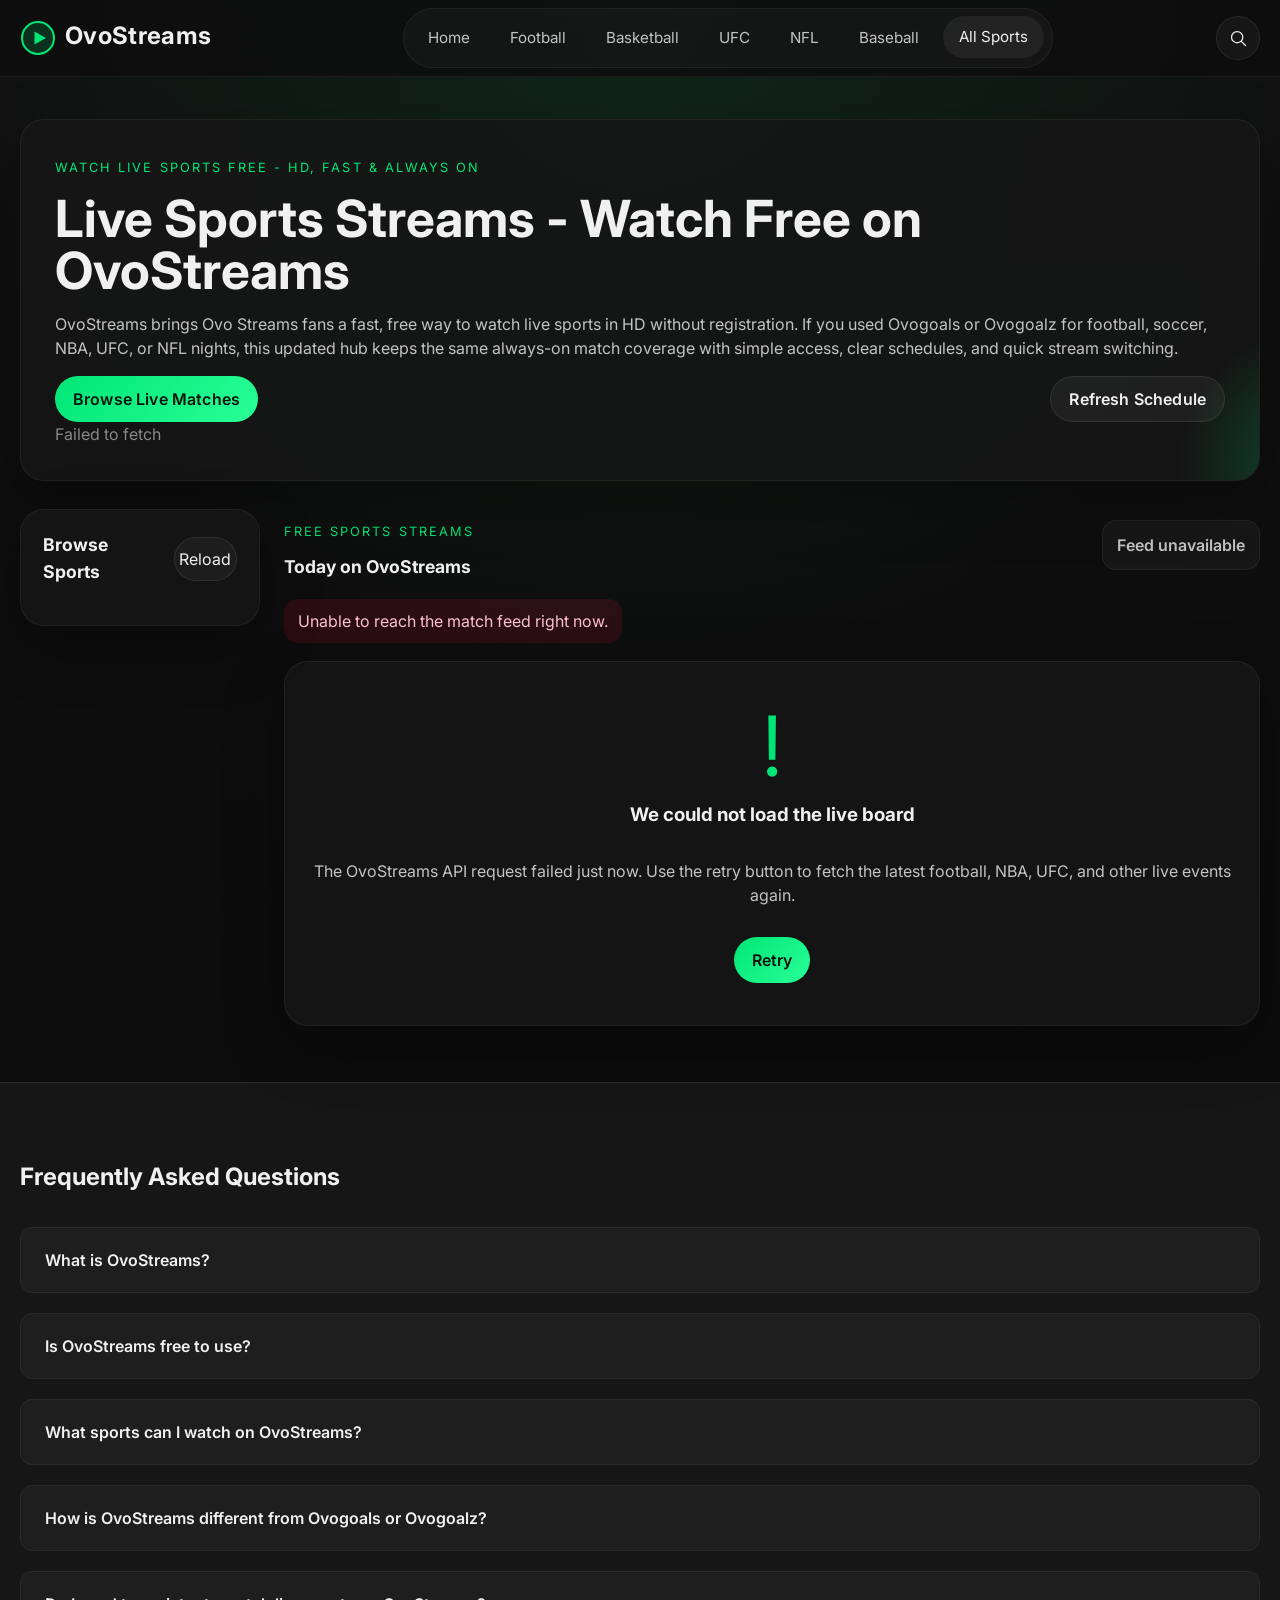
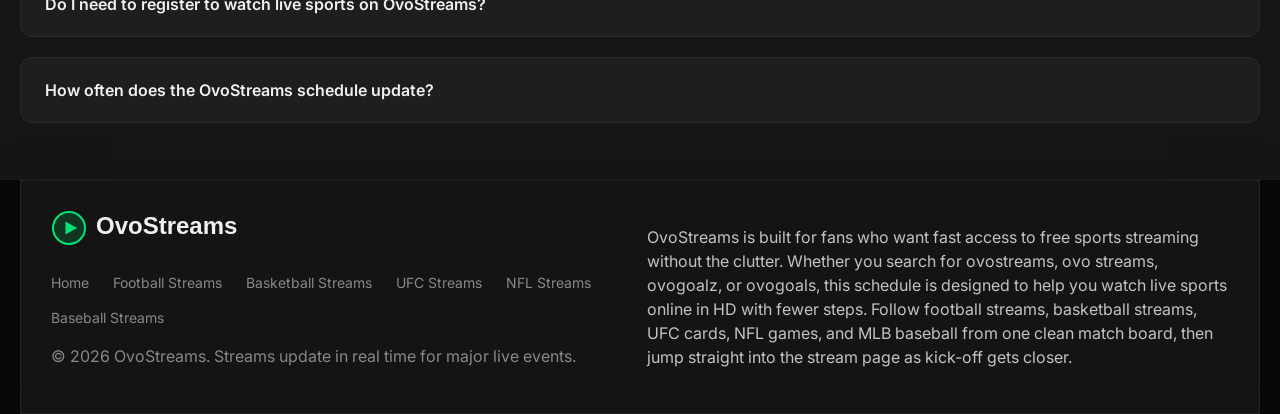
<file: index.html>
<!DOCTYPE html>
<html lang="en">
<head>
  <meta charset="UTF-8">
  <meta name="viewport" content="width=device-width, initial-scale=1.0">
  <title>OvoStreams - Watch Free Live Sports Streaming | Ovogoals &amp; Ovostreams</title>
  <meta name="description" content="OvoStreams is your free live sports streaming hub. Watch football, NBA, UFC and more in HD. The best alternative to Ovogoalz, Ovogoals, and Buffstreams - no signup needed.">
  <meta name="keywords" content="ovostreams, ovo streams, ovogoals, ovogoalz, live sports streams, free sports streaming, watch sports online">
  <link rel="canonical" href="https://ovostreams.top/">
  <meta property="og:type" content="website">
  <meta property="og:title" content="OvoStreams - Watch Free Live Sports Streaming">
  <meta property="og:description" content="Stream football, NBA, UFC, NFL, and more in HD with OvoStreams. Fast, free, and always on.">
  <meta property="og:image" content="https://ovostreams.top/assets/img/og-image.png">
  <meta property="og:url" content="https://ovostreams.top/">
  <meta property="og:site_name" content="OvoStreams">
  <meta name="twitter:card" content="summary_large_image">
  <meta name="twitter:title" content="OvoStreams - Watch Free Live Sports Streaming">
  <meta name="twitter:description" content="Watch live sports free in HD on OvoStreams. Football, NBA, UFC, NFL and more with no registration.">
  <meta name="twitter:image" content="https://ovostreams.top/assets/img/og-image.png">
  <meta name="robots" content="index, follow, max-snippet:-1, max-image-preview:large, max-video-preview:-1">
  <meta name="theme-color" content="#00e676">
  <meta name="author" content="OvoStreams">
  <meta name="rating" content="general">
  <link rel="icon" type="image/svg+xml" href="assets/img/favicon.svg">
  <link rel="apple-touch-icon" href="assets/img/apple-touch-icon.png">
  <link rel="preconnect" href="https://fonts.googleapis.com">
  <link rel="preconnect" href="https://fonts.gstatic.com" crossorigin>
  <link rel="preload" as="style" href="https://fonts.googleapis.com/css2?family=Inter:wght@400;500;600;700&family=JetBrains+Mono:wght@500;700&display=swap">
  <link href="https://fonts.googleapis.com/css2?family=Inter:wght@400;500;600;700&family=JetBrains+Mono:wght@500;700&display=swap" rel="stylesheet">
  <style>
    :root {
      color-scheme: dark;
      --bg-primary: #0d0d0d;
      --bg-secondary: #161616;
      --bg-tertiary: #1e1e1e;
      --accent-green: #00e676;
      --accent-red: #ff1744;
      --text-primary: #f0f0f0;
      --text-muted: #888888;
      --border: #2a2a2a;
      --card-hover: #1f2a1f;
      --shadow: 0 20px 60px rgba(0, 0, 0, 0.35);
      --radius-lg: 24px;
      --radius-md: 16px;
      --radius-sm: 12px;
      --content-width: min(1240px, calc(100vw - 32px));
      font-family: "Inter", sans-serif;
    }

    * {
      box-sizing: border-box;
    }

    body {
      margin: 0;
      min-height: 100vh;
      background:
        radial-gradient(circle at top, rgba(0, 230, 118, 0.1), transparent 32%),
        linear-gradient(180deg, #111 0%, #0d0d0d 32%, #090909 100%);
      color: var(--text-primary);
    }

    a {
      color: inherit;
      text-decoration: none;
    }

    .skip-link {
      position: absolute;
      left: 16px;
      top: -48px;
      background: var(--accent-green);
      color: #021108;
      padding: 10px 14px;
      border-radius: 999px;
      z-index: 30;
    }

    .skip-link:focus {
      top: 16px;
    }

    .site-header {
      position: sticky;
      top: 0;
      z-index: 20;
      backdrop-filter: blur(18px);
      background: rgba(13, 13, 13, 0.86);
      border-bottom: 1px solid rgba(255, 255, 255, 0.06);
    }

    .site-header__inner,
    .hero,
    .layout-shell,
    .site-footer__inner {
      width: var(--content-width);
      margin: 0 auto;
    }

    .site-header__inner {
      display: flex;
      align-items: center;
      justify-content: space-between;
      gap: 16px;
      min-height: 76px;
    }

    .brand {
      display: inline-flex;
      align-items: center;
      gap: 14px;
      font-weight: 700;
      font-size: 1.1rem;
      letter-spacing: 0.02em;
    }

    .hero {
      padding: 42px 0 28px;
    }

    .layout-shell {
      display: grid;
      grid-template-columns: 240px minmax(0, 1fr);
      gap: 24px;
      padding-bottom: 56px;
    }

    .match-grid {
      display: grid;
      grid-template-columns: repeat(auto-fit, minmax(260px, 1fr));
      gap: 18px;
    }

    .site-footer {
      border-top: 1px solid rgba(255, 255, 255, 0.08);
      background: rgba(8, 8, 8, 0.9);
    }

    @media (max-width: 860px) {
      .site-header__inner {
        flex-wrap: wrap;
        padding: 14px 0;
      }

      .layout-shell {
        grid-template-columns: 1fr;
      }
    }
  </style>
  <link rel="stylesheet" href="assets/css/style.css" media="print" onload="this.media='all'">
  <noscript><link rel="stylesheet" href="assets/css/style.css"></noscript>
  <script type="application/ld+json">
  [
    {
      "@context": "https://schema.org",
      "@type": "WebSite",
      "name": "OvoStreams",
      "alternateName": ["Ovo Streams", "OvoGoals", "Ovogoalz"],
      "url": "https://ovostreams.top",
      "description": "Watch live sports streams free in HD. Football, NBA, UFC, NFL, MLB and more with no registration.",
      "potentialAction": {
        "@type": "SearchAction",
        "target": {"@type": "EntryPoint", "urlTemplate": "https://ovostreams.top/?q={search_term_string}"},
        "query-input": "required name=search_term_string"
      }
    },
    {
      "@context": "https://schema.org",
      "@type": "Organization",
      "name": "OvoStreams",
      "alternateName": ["Ovo Streams", "OvoGoals", "Ovogoalz"],
      "url": "https://ovostreams.top",
      "logo": "https://ovostreams.top/assets/img/logo.svg",
      "description": "OvoStreams is a free live sports streaming hub serving football, basketball, UFC, NFL, and MLB fans worldwide with HD match streams and real-time schedules.",
      "sameAs": []
    },
    {
      "@context": "https://schema.org",
      "@type": "FAQPage",
      "mainEntity": [
        {
          "@type": "Question",
          "name": "What is OvoStreams?",
          "acceptedAnswer": {
            "@type": "Answer",
            "text": "OvoStreams is a free live sports streaming hub where you can watch football, basketball (NBA), UFC, NFL, and MLB streams in HD without any registration or subscription."
          }
        },
        {
          "@type": "Question",
          "name": "Is OvoStreams free to use?",
          "acceptedAnswer": {
            "@type": "Answer",
            "text": "Yes. OvoStreams is completely free. No account, no signup, no paywall — just select a live match from the schedule and start watching."
          }
        },
        {
          "@type": "Question",
          "name": "What sports can I watch on OvoStreams?",
          "acceptedAnswer": {
            "@type": "Answer",
            "text": "OvoStreams covers football (soccer) streams, NBA basketball streams, UFC and MMA live streams, NFL American football streams, and MLB baseball streams."
          }
        },
        {
          "@type": "Question",
          "name": "How is OvoStreams different from Ovogoals or Ovogoalz?",
          "acceptedAnswer": {
            "@type": "Answer",
            "text": "OvoStreams (ovostreams.top) is the updated home for fans who previously used Ovogoals and Ovogoalz. It offers a faster, cleaner schedule with HD stream links across more sports."
          }
        },
        {
          "@type": "Question",
          "name": "Do I need to register to watch live sports on OvoStreams?",
          "acceptedAnswer": {
            "@type": "Answer",
            "text": "No registration is required. Browse the live match schedule, click any match, and the stream page opens immediately — no account needed."
          }
        },
        {
          "@type": "Question",
          "name": "How often does the OvoStreams schedule update?",
          "acceptedAnswer": {
            "@type": "Answer",
            "text": "The OvoStreams match schedule refreshes automatically every 60 seconds so kick-off times, live status, and new stream links are always current."
          }
        }
      ]
    }
  ]
  </script>
</head>
<body class="page-home" data-default-category="all">
  <a class="skip-link" href="#main-content">Skip to live matches</a>
  <header class="site-header">
    <div class="site-header__inner">
      <a class="brand" href="index.html" aria-label="OvoStreams home">
        <svg aria-hidden="true" width="220" height="36" viewBox="0 0 220 36" fill="none" xmlns="http://www.w3.org/2000/svg">
          <circle cx="18" cy="18" r="16" fill="#00E676" fill-opacity="0.16" stroke="#00E676" stroke-width="2"/>
          <path d="M14.5 11.5L26 18L14.5 24.5V11.5Z" fill="#00E676"/>
          <text x="45" y="24" fill="#F0F0F0" font-size="24" font-weight="700" font-family="Inter, sans-serif">OvoStreams</text>
        </svg>
      </a>
      <nav class="site-nav" aria-label="Primary navigation">
        <a class="site-nav__link" href="index.html">Home</a>
        <a class="site-nav__link" href="football.html" data-nav-filter="football">Football</a>
        <a class="site-nav__link" href="basketball.html" data-nav-filter="basketball">Basketball</a>
        <a class="site-nav__link" href="ufc.html" data-nav-filter="ufc">UFC</a>
        <a class="site-nav__link" href="nfl.html" data-nav-filter="nfl">NFL</a>
        <a class="site-nav__link" href="baseball.html" data-nav-filter="baseball">Baseball</a>
        <a class="site-nav__link is-active" href="index.html" data-nav-filter="all">All Sports</a>
      </nav>
      <button class="icon-button" type="button" aria-expanded="false" aria-controls="search-panel" data-search-toggle>
        <span class="visually-hidden">Open search</span>
        <svg aria-hidden="true" viewBox="0 0 24 24" width="20" height="20" fill="none">
          <circle cx="11" cy="11" r="6.75" stroke="currentColor" stroke-width="1.5"/>
          <path d="M16 16L21 21" stroke="currentColor" stroke-width="1.5" stroke-linecap="round"/>
        </svg>
      </button>
    </div>
    <div class="search-panel" id="search-panel" hidden>
      <form class="search-panel__inner" data-search-form>
        <label class="visually-hidden" for="match-search">Search live matches</label>
        <input id="match-search" class="search-input" type="search" name="q" placeholder="Search teams, leagues, NBA, UFC, football..." autocomplete="off">
        <button class="btn btn--primary" type="submit">Search</button>
      </form>
    </div>
  </header>

  <main id="main-content">
    <section class="hero hero--single" style="display: block;">
      <div class="hero__content">
        <span class="eyebrow">Watch Live Sports Free - HD, Fast &amp; Always On</span>
        <h1>Live Sports Streams - Watch Free on OvoStreams</h1>
        <p class="hero__lede">OvoStreams brings Ovo Streams fans a fast, free way to watch live sports in HD without registration. If you used Ovogoals or Ovogoalz for football, soccer, NBA, UFC, or NFL nights, this updated hub keeps the same always-on match coverage with simple access, clear schedules, and quick stream switching.</p>
        <div class="hero__actions">
          <a class="btn btn--primary" href="#matches">Browse Live Matches</a>
          <button class="btn btn--ghost" type="button" data-refresh-button>Refresh Schedule</button>
        </div>
        <div class="hero__meta" aria-live="polite" data-last-updated>Loading the latest schedule...</div>
      </div>
    </section>

    <div class="layout-shell">
      <aside class="filters-panel" aria-label="Sports filters">
        <div class="filters-panel__inner">
          <div class="filters-panel__header">
            <h2>Browse Sports</h2>
            <button class="filters-panel__refresh" type="button" data-refresh-button>Reload</button>
          </div>
          <div class="category-list" id="categoryFilters"></div>
        </div>
      </aside>

      <section class="matches-section" id="matches" aria-labelledby="matches-heading">
        <div class="section-heading">
          <div>
            <p class="section-heading__eyebrow">Free sports streams</p>
            <h2 id="matches-heading">Today on OvoStreams</h2>
          </div>
          <div class="section-heading__actions">
            <span class="status-pill" data-status-pill>Loading match list</span>
          </div>
        </div>
        <div class="status-region" aria-live="polite" data-status-region></div>
        <div class="match-grid" id="matchGrid"></div>
      </section>
    </div>
  </main>

  <section class="faq-section" aria-labelledby="faq-heading" style="background:var(--bg-secondary);border-top:1px solid var(--border);padding:56px 0;">
    <div style="width:var(--content-width);margin:0 auto;">
      <h2 id="faq-heading" style="font-size:1.5rem;margin-bottom:32px;">Frequently Asked Questions</h2>
      <div style="display:grid;gap:20px;">
        <details style="border:1px solid var(--border);border-radius:var(--radius-sm);padding:20px 24px;background:var(--bg-tertiary);">
          <summary style="font-weight:600;cursor:pointer;list-style:none;">What is OvoStreams?</summary>
          <p style="margin:14px 0 0;color:var(--text-muted);line-height:1.65;">OvoStreams is a free live sports streaming hub where you can watch football, basketball (NBA), UFC, NFL, and MLB streams in HD without any registration or subscription. It serves as the modern replacement for Ovogoals and Ovogoalz.</p>
        </details>
        <details style="border:1px solid var(--border);border-radius:var(--radius-sm);padding:20px 24px;background:var(--bg-tertiary);">
          <summary style="font-weight:600;cursor:pointer;list-style:none;">Is OvoStreams free to use?</summary>
          <p style="margin:14px 0 0;color:var(--text-muted);line-height:1.65;">Yes. OvoStreams is completely free. No account, no signup, and no paywall — just select a live match from the schedule and start watching in HD quality instantly.</p>
        </details>
        <details style="border:1px solid var(--border);border-radius:var(--radius-sm);padding:20px 24px;background:var(--bg-tertiary);">
          <summary style="font-weight:600;cursor:pointer;list-style:none;">What sports can I watch on OvoStreams?</summary>
          <p style="margin:14px 0 0;color:var(--text-muted);line-height:1.65;">OvoStreams covers <a href="football.html" style="color:var(--accent-green);">football (soccer) streams</a>, <a href="basketball.html" style="color:var(--accent-green);">NBA basketball streams</a>, <a href="ufc.html" style="color:var(--accent-green);">UFC and MMA live streams</a>, <a href="nfl.html" style="color:var(--accent-green);">NFL American football streams</a>, and <a href="baseball.html" style="color:var(--accent-green);">MLB baseball streams</a>.</p>
        </details>
        <details style="border:1px solid var(--border);border-radius:var(--radius-sm);padding:20px 24px;background:var(--bg-tertiary);">
          <summary style="font-weight:600;cursor:pointer;list-style:none;">How is OvoStreams different from Ovogoals or Ovogoalz?</summary>
          <p style="margin:14px 0 0;color:var(--text-muted);line-height:1.65;">OvoStreams (ovostreams.top) is the updated home for fans who previously used Ovogoals and Ovogoalz. It offers a faster, cleaner match schedule with HD stream links across more sports categories, auto-refreshing every 60 seconds.</p>
        </details>
        <details style="border:1px solid var(--border);border-radius:var(--radius-sm);padding:20px 24px;background:var(--bg-tertiary);">
          <summary style="font-weight:600;cursor:pointer;list-style:none;">Do I need to register to watch live sports on OvoStreams?</summary>
          <p style="margin:14px 0 0;color:var(--text-muted);line-height:1.65;">No registration is required. Browse the live match schedule, click any match, and the stream page opens immediately — no account, no email, no password needed.</p>
        </details>
        <details style="border:1px solid var(--border);border-radius:var(--radius-sm);padding:20px 24px;background:var(--bg-tertiary);">
          <summary style="font-weight:600;cursor:pointer;list-style:none;">How often does the OvoStreams schedule update?</summary>
          <p style="margin:14px 0 0;color:var(--text-muted);line-height:1.65;">The OvoStreams match schedule refreshes automatically every 60 seconds so kick-off times, live status, and new stream links are always current. You can also tap <strong>Refresh Schedule</strong> at any time for an immediate update.</p>
        </details>
      </div>
    </div>
  </section>

  <footer class="site-footer">
    <div class="site-footer__inner">
      <div>
        <a class="brand brand--footer" href="index.html" aria-label="OvoStreams home">
          <img src="assets/img/logo.svg" alt="OvoStreams" width="220" height="36" loading="lazy">
        </a>
        <nav aria-label="Footer navigation" style="margin-top:14px;display:flex;flex-wrap:wrap;gap:14px 24px;font-size:0.875rem;">
          <a href="index.html" style="color:var(--text-muted);">Home</a>
          <a href="football.html" style="color:var(--text-muted);">Football Streams</a>
          <a href="basketball.html" style="color:var(--text-muted);">Basketball Streams</a>
          <a href="ufc.html" style="color:var(--text-muted);">UFC Streams</a>
          <a href="nfl.html" style="color:var(--text-muted);">NFL Streams</a>
          <a href="baseball.html" style="color:var(--text-muted);">Baseball Streams</a>
        </nav>
        <p class="site-footer__copy">&copy; 2026 OvoStreams. Streams update in real time for major live events.</p>
      </div>
      <div>
        <p class="site-footer__seo">OvoStreams is built for fans who want fast access to free sports streaming without the clutter. Whether you search for ovostreams, ovo streams, ovogoalz, or ovogoals, this schedule is designed to help you watch live sports online in HD with fewer steps. Follow football streams, basketball streams, UFC cards, NFL games, and MLB baseball from one clean match board, then jump straight into the stream page as kick-off gets closer.</p>
      </div>
    </div>
  </footer>

  <script defer src="assets/js/utils.js"></script>
  <script defer src="assets/js/app.js"></script>
</body>
</html>
</file>
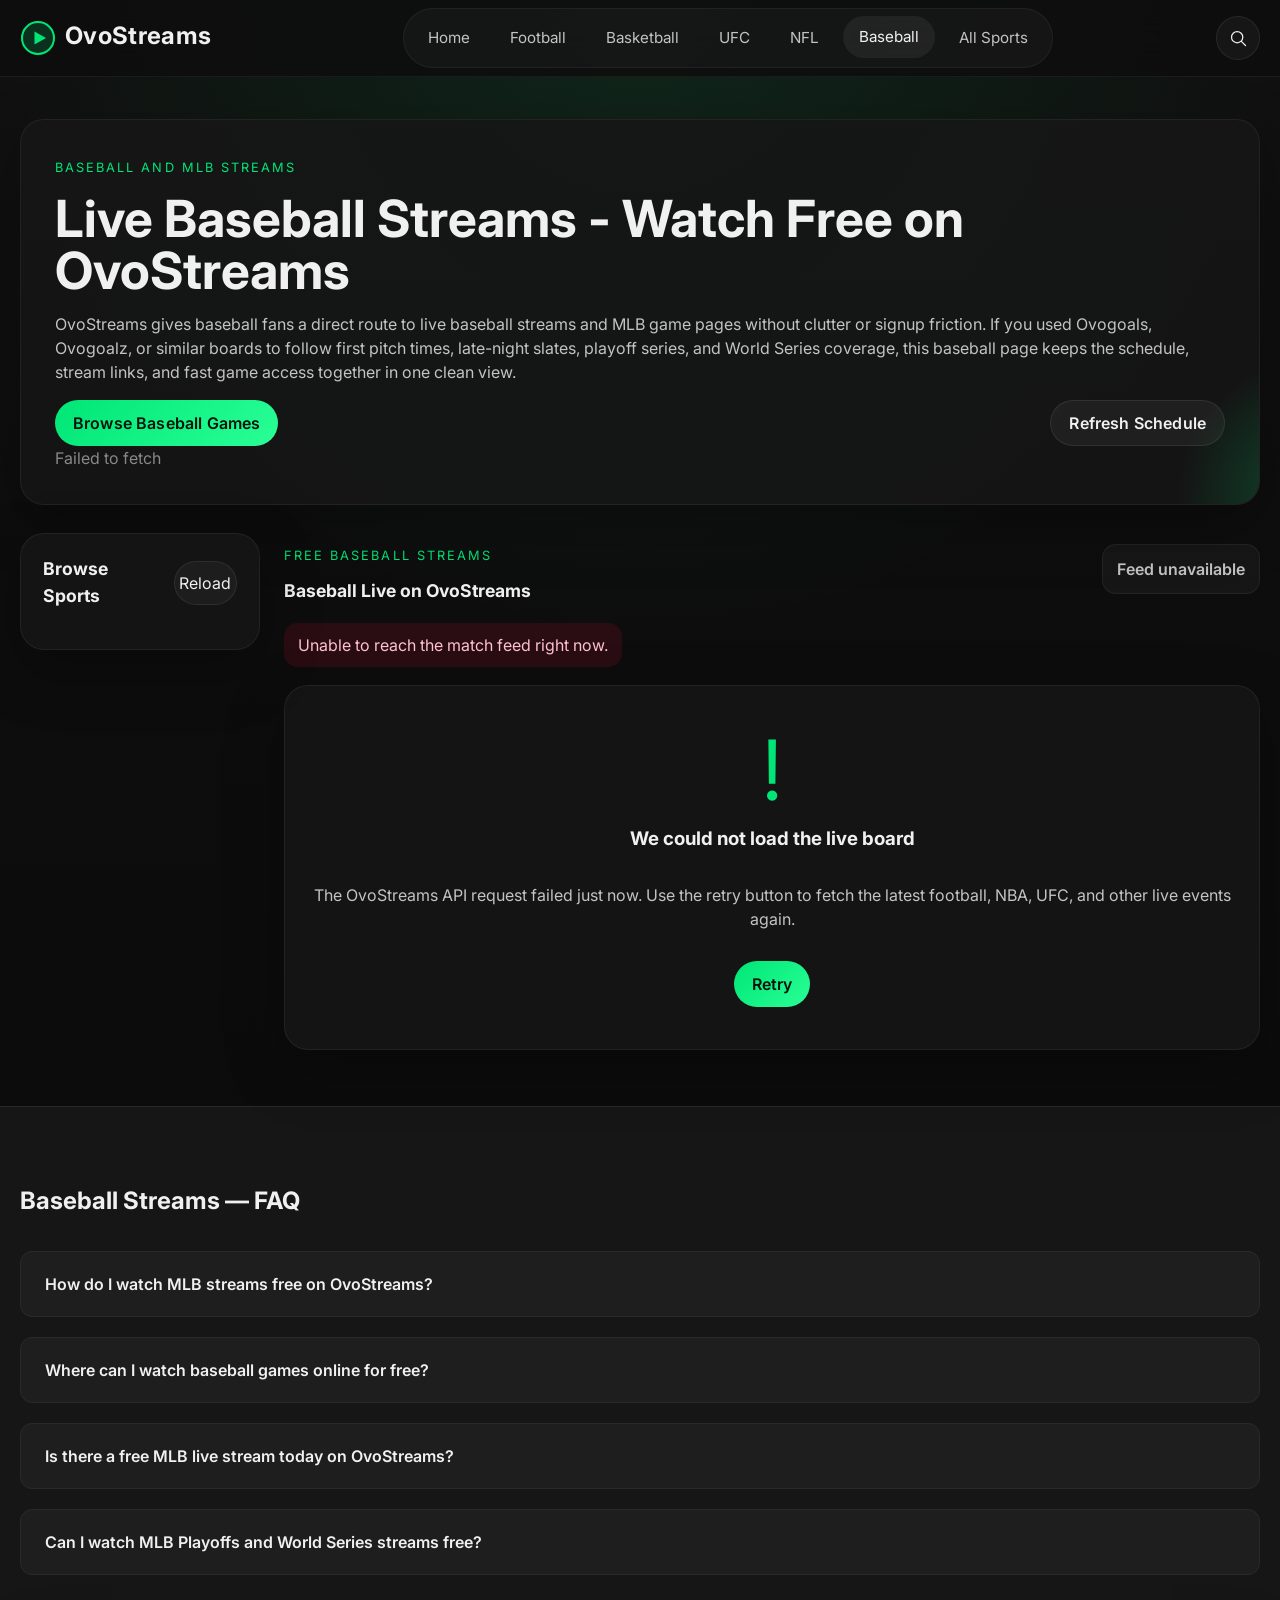
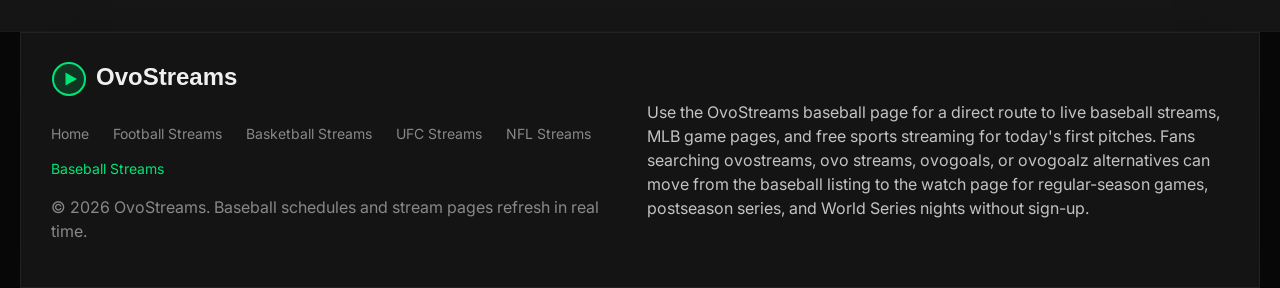
<file: baseball.html>
<!DOCTYPE html>
<html lang="en">
<head>
  <meta charset="UTF-8">
  <meta name="viewport" content="width=device-width, initial-scale=1.0">
  <title>Baseball Streams - Watch MLB Streams Free | OvoStreams</title>
  <meta name="description" content="Watch live baseball streams free on OvoStreams. Follow MLB games, first pitch times, and baseball stream pages in HD.">
  <meta name="keywords" content="ovostreams, ovo streams, baseball streams, mlb streams free, watch baseball online, ovogoals, ovogoalz">
  <link rel="canonical" href="https://ovostreams.top/baseball">
  <meta property="og:type" content="website">
  <meta property="og:title" content="Baseball Streams - Watch MLB Streams Free | OvoStreams">
  <meta property="og:description" content="Follow baseball and MLB streams in HD on OvoStreams with quick access to live games and watch pages.">
  <meta property="og:image" content="https://ovostreams.top/assets/img/og-image.png">
  <meta property="og:url" content="https://ovostreams.top/baseball">
  <meta property="og:site_name" content="OvoStreams">
  <meta name="twitter:card" content="summary_large_image">
  <meta name="twitter:title" content="Baseball Streams - Watch MLB Streams Free | OvoStreams">
  <meta name="twitter:description" content="Live baseball and MLB streams in HD with fast schedule updates on OvoStreams.">
  <meta name="twitter:image" content="https://ovostreams.top/assets/img/og-image.png">
  <meta name="robots" content="index, follow, max-snippet:-1, max-image-preview:large, max-video-preview:-1">
  <meta name="theme-color" content="#00e676">
  <meta name="author" content="OvoStreams">
  <link rel="icon" type="image/svg+xml" href="assets/img/favicon.svg">
  <link rel="apple-touch-icon" href="assets/img/apple-touch-icon.png">
  <link rel="preconnect" href="https://fonts.googleapis.com">
  <link rel="preconnect" href="https://fonts.gstatic.com" crossorigin>
  <link rel="preload" as="style" href="https://fonts.googleapis.com/css2?family=Inter:wght@400;500;600;700&family=JetBrains+Mono:wght@500;700&display=swap">
  <link href="https://fonts.googleapis.com/css2?family=Inter:wght@400;500;600;700&family=JetBrains+Mono:wght@500;700&display=swap" rel="stylesheet">
  <style>
    :root {
      color-scheme: dark;
      --bg-primary: #0d0d0d;
      --bg-secondary: #161616;
      --bg-tertiary: #1e1e1e;
      --accent-green: #00e676;
      --accent-red: #ff1744;
      --text-primary: #f0f0f0;
      --text-muted: #888888;
      --border: #2a2a2a;
      --card-hover: #1f2a1f;
      --shadow: 0 20px 60px rgba(0, 0, 0, 0.35);
      --radius-lg: 24px;
      --radius-md: 16px;
      --radius-sm: 12px;
      --content-width: min(1240px, calc(100vw - 32px));
      font-family: "Inter", sans-serif;
    }

    * {
      box-sizing: border-box;
    }

    body {
      margin: 0;
      min-height: 100vh;
      background:
        radial-gradient(circle at top, rgba(0, 230, 118, 0.1), transparent 32%),
        linear-gradient(180deg, #111 0%, #0d0d0d 32%, #090909 100%);
      color: var(--text-primary);
    }

    a {
      color: inherit;
      text-decoration: none;
    }

    .skip-link {
      position: absolute;
      left: 16px;
      top: -48px;
      background: var(--accent-green);
      color: #021108;
      padding: 10px 14px;
      border-radius: 999px;
      z-index: 30;
    }

    .skip-link:focus {
      top: 16px;
    }

    .site-header {
      position: sticky;
      top: 0;
      z-index: 20;
      backdrop-filter: blur(18px);
      background: rgba(13, 13, 13, 0.86);
      border-bottom: 1px solid rgba(255, 255, 255, 0.06);
    }

    .site-header__inner,
    .hero,
    .layout-shell,
    .site-footer__inner {
      width: var(--content-width);
      margin: 0 auto;
    }

    .site-header__inner {
      display: flex;
      align-items: center;
      justify-content: space-between;
      gap: 16px;
      min-height: 76px;
    }

    .brand {
      display: inline-flex;
      align-items: center;
      gap: 14px;
      font-weight: 700;
      font-size: 1.1rem;
      letter-spacing: 0.02em;
    }

    .hero {
      padding: 42px 0 28px;
    }

    .layout-shell {
      display: grid;
      grid-template-columns: 240px minmax(0, 1fr);
      gap: 24px;
      padding-bottom: 56px;
    }

    .match-grid {
      display: grid;
      grid-template-columns: repeat(auto-fit, minmax(260px, 1fr));
      gap: 18px;
    }

    .site-footer {
      border-top: 1px solid rgba(255, 255, 255, 0.08);
      background: rgba(8, 8, 8, 0.9);
    }

    @media (max-width: 860px) {
      .site-header__inner {
        flex-wrap: wrap;
        padding: 14px 0;
      }

      .layout-shell {
        grid-template-columns: 1fr;
      }
    }
  </style>
  <link rel="stylesheet" href="assets/css/style.css" media="print" onload="this.media='all'">
  <noscript><link rel="stylesheet" href="assets/css/style.css"></noscript>
  <script type="application/ld+json">
  [
    {
      "@context": "https://schema.org",
      "@type": "BreadcrumbList",
      "itemListElement": [
        {"@type": "ListItem", "position": 1, "name": "OvoStreams", "item": "https://ovostreams.top/"},
        {"@type": "ListItem", "position": 2, "name": "Baseball Streams", "item": "https://ovostreams.top/baseball"}
      ]
    },
    {
      "@context": "https://schema.org",
      "@type": "CollectionPage",
      "name": "Baseball Streams - Watch MLB Streams Free | OvoStreams",
      "description": "Watch live baseball and MLB streams free on OvoStreams. Follow first pitch times, game schedule, and free MLB stream pages in HD.",
      "url": "https://ovostreams.top/baseball",
      "inLanguage": "en",
      "isPartOf": {"@type": "WebSite", "name": "OvoStreams", "url": "https://ovostreams.top"}
    },
    {
      "@context": "https://schema.org",
      "@type": "FAQPage",
      "mainEntity": [
        {
          "@type": "Question",
          "name": "How do I watch MLB streams free on OvoStreams?",
          "acceptedAnswer": {"@type": "Answer", "text": "Go to ovostreams.top/baseball, find the game in the live schedule, and click the match card. No account is needed — the MLB stream page opens right away."}
        },
        {
          "@type": "Question",
          "name": "Where can I watch baseball games online for free?",
          "acceptedAnswer": {"@type": "Answer", "text": "OvoStreams is a free MLB live stream hub. The baseball page on ovostreams.top lists today's first pitch schedule with live game cards linking to HD stream pages, no registration required."}
        },
        {
          "@type": "Question",
          "name": "Is there a free MLB live stream today on OvoStreams?",
          "acceptedAnswer": {"@type": "Answer", "text": "The OvoStreams baseball schedule updates automatically so you can check today's MLB games in real time. Stream links appear on each game card as first pitch approaches."}
        },
        {
          "@type": "Question",
          "name": "Can I watch MLB Playoffs and World Series streams free?",
          "acceptedAnswer": {"@type": "Answer", "text": "Yes. OvoStreams lists MLB Playoff games and World Series stream pages on the baseball schedule with free HD watch links — no subscription or sign-up needed."}
        }
      ]
    }
  ]
  </script>
</head>
<body class="page-home" data-default-category="baseball">
  <a class="skip-link" href="#main-content">Skip to live baseball games</a>
  <header class="site-header">
    <div class="site-header__inner">
      <a class="brand" href="index.html" aria-label="OvoStreams home">
        <svg aria-hidden="true" width="220" height="36" viewBox="0 0 220 36" fill="none" xmlns="http://www.w3.org/2000/svg">
          <circle cx="18" cy="18" r="16" fill="#00E676" fill-opacity="0.16" stroke="#00E676" stroke-width="2"/>
          <path d="M14.5 11.5L26 18L14.5 24.5V11.5Z" fill="#00E676"/>
          <text x="45" y="24" fill="#F0F0F0" font-size="24" font-weight="700" font-family="Inter, sans-serif">OvoStreams</text>
        </svg>
      </a>
      <nav class="site-nav" aria-label="Primary navigation">
        <a class="site-nav__link" href="index.html">Home</a>
        <a class="site-nav__link" href="football.html" data-nav-filter="football">Football</a>
        <a class="site-nav__link" href="basketball.html" data-nav-filter="basketball">Basketball</a>
        <a class="site-nav__link" href="ufc.html" data-nav-filter="ufc">UFC</a>
        <a class="site-nav__link" href="nfl.html" data-nav-filter="nfl">NFL</a>
        <a class="site-nav__link is-active" href="baseball.html" data-nav-filter="baseball">Baseball</a>
        <a class="site-nav__link" href="index.html" data-nav-filter="all">All Sports</a>
      </nav>
      <button class="icon-button" type="button" aria-expanded="false" aria-controls="search-panel" data-search-toggle>
        <span class="visually-hidden">Open search</span>
        <svg aria-hidden="true" viewBox="0 0 24 24" width="20" height="20" fill="none">
          <circle cx="11" cy="11" r="6.75" stroke="currentColor" stroke-width="1.5"/>
          <path d="M16 16L21 21" stroke="currentColor" stroke-width="1.5" stroke-linecap="round"/>
        </svg>
      </button>
    </div>
    <div class="search-panel" id="search-panel" hidden>
      <form class="search-panel__inner" data-search-form>
        <label class="visually-hidden" for="match-search">Search live baseball games</label>
        <input id="match-search" class="search-input" type="search" name="q" placeholder="Search MLB teams, series, playoffs, World Series..." autocomplete="off">
        <button class="btn btn--primary" type="submit">Search</button>
      </form>
    </div>
  </header>

  <main id="main-content">
    <section class="hero hero--single" style="display: block;">
      <div class="hero__content">
        <span class="eyebrow">Baseball and MLB streams</span>
        <h1>Live Baseball Streams - Watch Free on OvoStreams</h1>
        <p class="hero__lede">OvoStreams gives baseball fans a direct route to live baseball streams and MLB game pages without clutter or signup friction. If you used Ovogoals, Ovogoalz, or similar boards to follow first pitch times, late-night slates, playoff series, and World Series coverage, this baseball page keeps the schedule, stream links, and fast game access together in one clean view.</p>
        <div class="hero__actions">
          <a class="btn btn--primary" href="#matches">Browse Baseball Games</a>
          <button class="btn btn--ghost" type="button" data-refresh-button>Refresh Schedule</button>
        </div>
        <div class="hero__meta" aria-live="polite" data-last-updated>Loading the latest baseball schedule...</div>
      </div>
    </section>

    <div class="layout-shell">
      <aside class="filters-panel" aria-label="Sports filters">
        <div class="filters-panel__inner">
          <div class="filters-panel__header">
            <h2>Browse Sports</h2>
            <button class="filters-panel__refresh" type="button" data-refresh-button>Reload</button>
          </div>
          <div class="category-list" id="categoryFilters"></div>
        </div>
      </aside>

      <section class="matches-section" id="matches" aria-labelledby="matches-heading">
        <div class="section-heading">
          <div>
            <p class="section-heading__eyebrow">Free baseball streams</p>
            <h2 id="matches-heading">Baseball Live on OvoStreams</h2>
          </div>
          <div class="section-heading__actions">
            <span class="status-pill" data-status-pill>Loading baseball game list</span>
          </div>
        </div>
        <div class="status-region" aria-live="polite" data-status-region></div>
        <div class="match-grid" id="matchGrid"></div>
      </section>
    </div>
  </main>

  <section class="faq-section" aria-labelledby="faq-heading-baseball" style="background:var(--bg-secondary);border-top:1px solid var(--border);padding:56px 0;">
    <div style="width:var(--content-width);margin:0 auto;">
      <h2 id="faq-heading-baseball" style="font-size:1.5rem;margin-bottom:32px;">Baseball Streams — FAQ</h2>
      <div style="display:grid;gap:20px;">
        <details style="border:1px solid var(--border);border-radius:var(--radius-sm);padding:20px 24px;background:var(--bg-tertiary);">
          <summary style="font-weight:600;cursor:pointer;list-style:none;">How do I watch MLB streams free on OvoStreams?</summary>
          <p style="margin:14px 0 0;color:var(--text-muted);line-height:1.65;">Go to the baseball page, find the game in the live schedule, and click the match card. No account is needed — the MLB stream page opens right at first pitch.</p>
        </details>
        <details style="border:1px solid var(--border);border-radius:var(--radius-sm);padding:20px 24px;background:var(--bg-tertiary);">
          <summary style="font-weight:600;cursor:pointer;list-style:none;">Where can I watch baseball games online for free?</summary>
          <p style="margin:14px 0 0;color:var(--text-muted);line-height:1.65;">OvoStreams is a free MLB live stream hub. The baseball page lists today's full first-pitch schedule with live game cards linking directly to HD stream pages — no registration required.</p>
        </details>
        <details style="border:1px solid var(--border);border-radius:var(--radius-sm);padding:20px 24px;background:var(--bg-tertiary);">
          <summary style="font-weight:600;cursor:pointer;list-style:none;">Is there a free MLB live stream today on OvoStreams?</summary>
          <p style="margin:14px 0 0;color:var(--text-muted);line-height:1.65;">The OvoStreams baseball schedule updates automatically every 60 seconds so you can check today's MLB games in real time. Stream links appear on each game card as first pitch approaches.</p>
        </details>
        <details style="border:1px solid var(--border);border-radius:var(--radius-sm);padding:20px 24px;background:var(--bg-tertiary);">
          <summary style="font-weight:600;cursor:pointer;list-style:none;">Can I watch MLB Playoffs and World Series streams free?</summary>
          <p style="margin:14px 0 0;color:var(--text-muted);line-height:1.65;">Yes. OvoStreams lists MLB Playoff games and World Series stream pages on the baseball schedule with free HD watch links. No subscription or sign-up is needed to watch.</p>
        </details>
      </div>
    </div>
  </section>

  <footer class="site-footer">
    <div class="site-footer__inner">
      <div>
        <a class="brand brand--footer" href="index.html" aria-label="OvoStreams home">
          <img src="assets/img/logo.svg" alt="OvoStreams" width="220" height="36" loading="lazy">
        </a>
        <nav aria-label="Footer navigation" style="margin-top:14px;display:flex;flex-wrap:wrap;gap:14px 24px;font-size:0.875rem;">
          <a href="index.html" style="color:var(--text-muted);">Home</a>
          <a href="football.html" style="color:var(--text-muted);">Football Streams</a>
          <a href="basketball.html" style="color:var(--text-muted);">Basketball Streams</a>
          <a href="ufc.html" style="color:var(--text-muted);">UFC Streams</a>
          <a href="nfl.html" style="color:var(--text-muted);">NFL Streams</a>
          <a href="baseball.html" style="color:var(--accent-green);">Baseball Streams</a>
        </nav>
        <p class="site-footer__copy">&copy; 2026 OvoStreams. Baseball schedules and stream pages refresh in real time.</p>
      </div>
      <div>
        <p class="site-footer__seo">Use the OvoStreams baseball page for a direct route to live baseball streams, MLB game pages, and free sports streaming for today's first pitches. Fans searching ovostreams, ovo streams, ovogoals, or ovogoalz alternatives can move from the baseball listing to the watch page for regular-season games, postseason series, and World Series nights without sign-up.</p>
      </div>
    </div>
  </footer>

  <script defer src="assets/js/utils.js"></script>
  <script defer src="assets/js/app.js"></script>
</body>
</html>
</file>
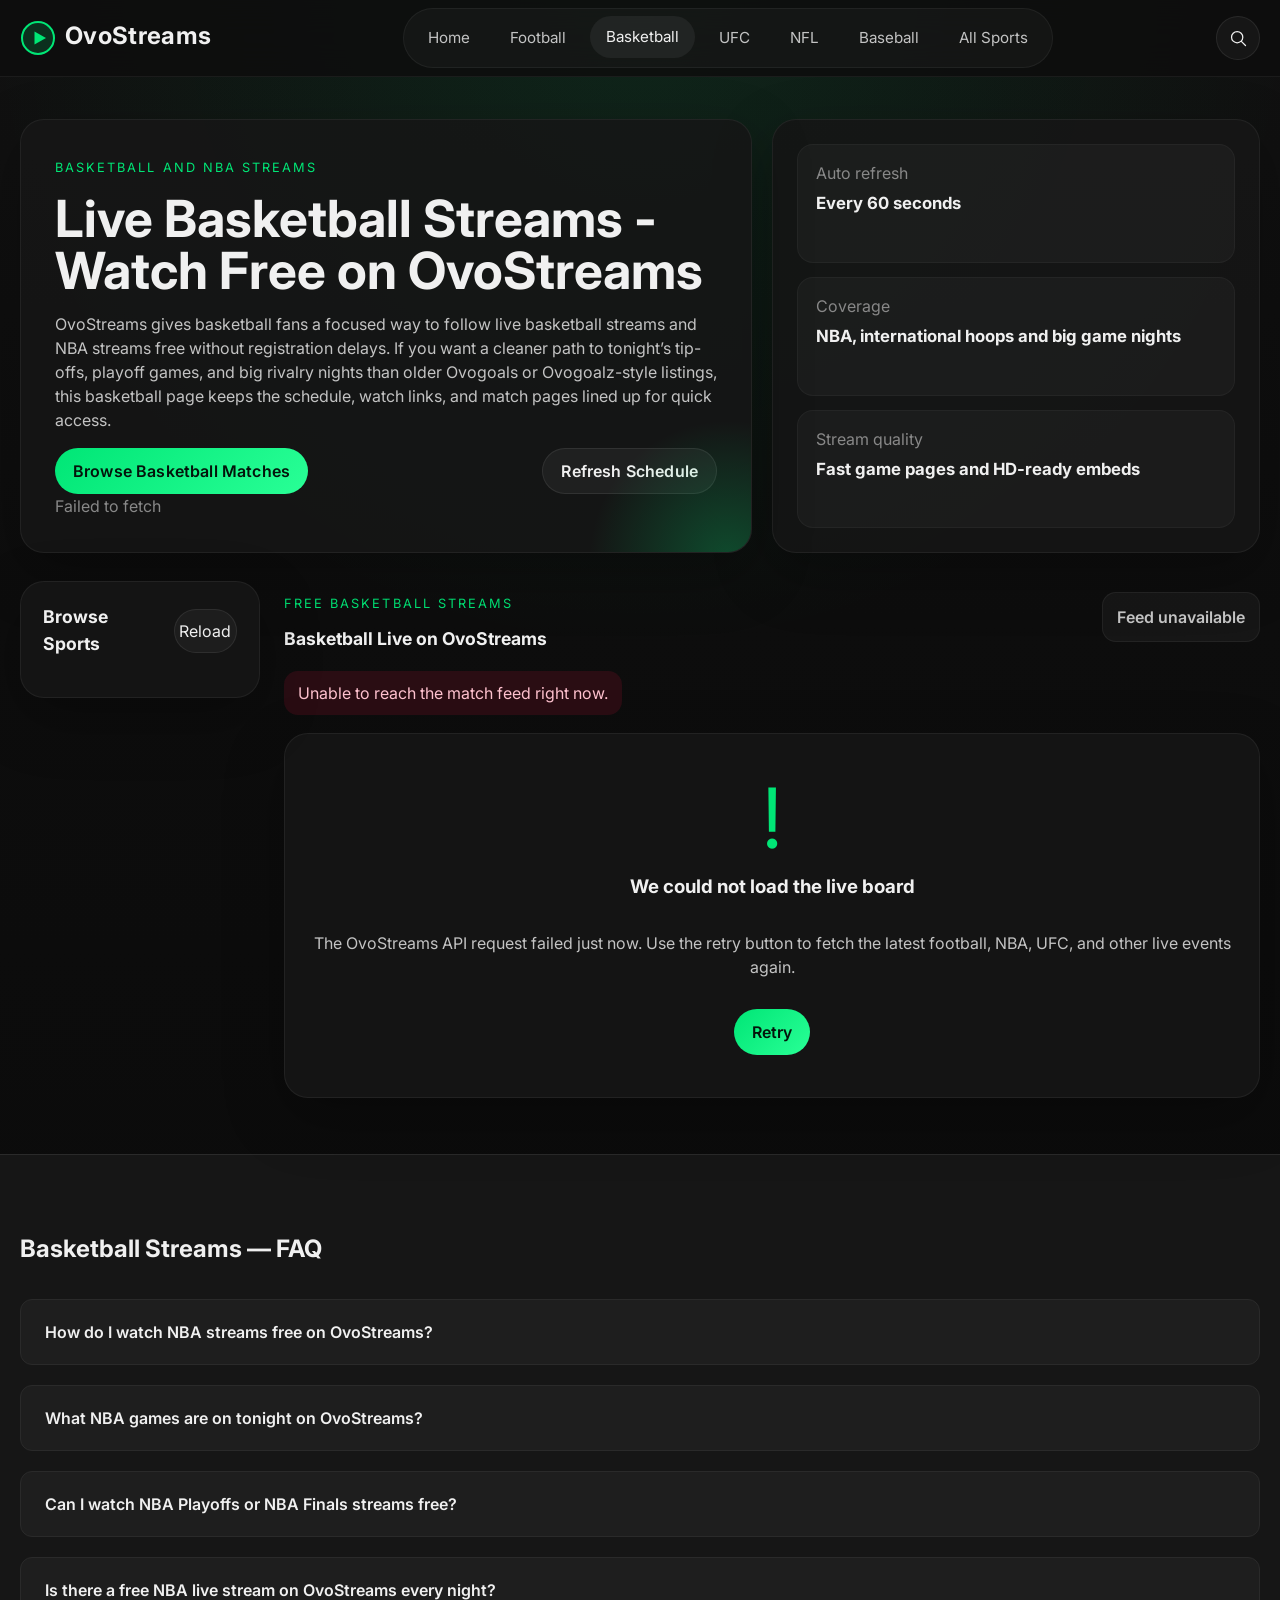
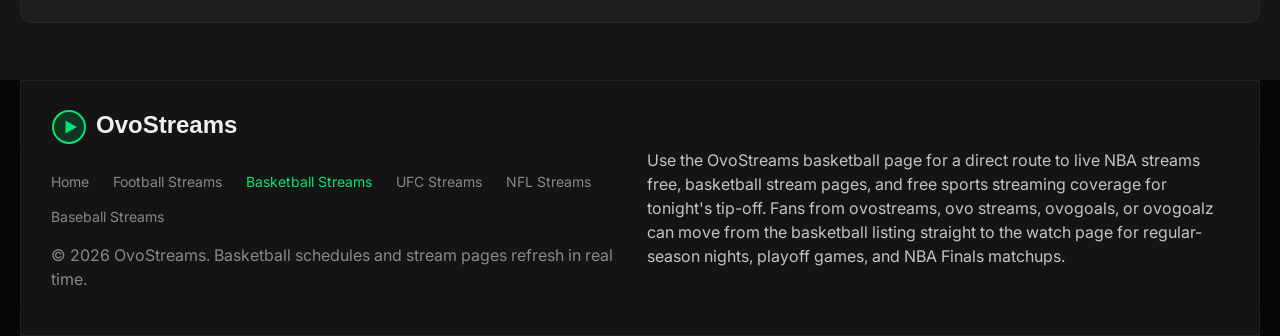
<file: basketball.html>
<!DOCTYPE html>
<html lang="en">
<head>
  <meta charset="UTF-8">
  <meta name="viewport" content="width=device-width, initial-scale=1.0">
  <title>Basketball Streams - Watch NBA Streams Free | OvoStreams</title>
  <meta name="description" content="Watch live basketball streams free on OvoStreams. NBA streams free, updated tip-off times, and fast links for tonight's basketball schedule.">
  <meta name="keywords" content="ovostreams, ovo streams, basketball streams, nba streams free, live basketball streams, ovogoals, ovogoalz">
  <link rel="canonical" href="https://ovostreams.top/basketball">
  <meta property="og:type" content="website">
  <meta property="og:title" content="Basketball Streams - Watch NBA Streams Free | OvoStreams">
  <meta property="og:description" content="Follow basketball and NBA streams in HD on OvoStreams with quick access to live tip-offs and match pages.">
  <meta property="og:image" content="https://ovostreams.top/assets/img/og-image.png">
  <meta property="og:url" content="https://ovostreams.top/basketball">
  <meta property="og:site_name" content="OvoStreams">
  <meta name="twitter:card" content="summary_large_image">
  <meta name="twitter:title" content="Basketball Streams - Watch NBA Streams Free | OvoStreams">
  <meta name="twitter:description" content="Live basketball and NBA streams in HD with fast schedule updates on OvoStreams.">
  <meta name="twitter:image" content="https://ovostreams.top/assets/img/og-image.png">
  <meta name="robots" content="index, follow, max-snippet:-1, max-image-preview:large, max-video-preview:-1">
  <meta name="theme-color" content="#00e676">
  <meta name="author" content="OvoStreams">
  <link rel="icon" type="image/svg+xml" href="assets/img/favicon.svg">
  <link rel="apple-touch-icon" href="assets/img/apple-touch-icon.png">
  <link rel="preconnect" href="https://fonts.googleapis.com">
  <link rel="preconnect" href="https://fonts.gstatic.com" crossorigin>
  <link rel="preload" as="style" href="https://fonts.googleapis.com/css2?family=Inter:wght@400;500;600;700&family=JetBrains+Mono:wght@500;700&display=swap">
  <link href="https://fonts.googleapis.com/css2?family=Inter:wght@400;500;600;700&family=JetBrains+Mono:wght@500;700&display=swap" rel="stylesheet">
  <style>
    :root {
      color-scheme: dark;
      --bg-primary: #0d0d0d;
      --bg-secondary: #161616;
      --bg-tertiary: #1e1e1e;
      --accent-green: #00e676;
      --accent-red: #ff1744;
      --text-primary: #f0f0f0;
      --text-muted: #888888;
      --border: #2a2a2a;
      --card-hover: #1f2a1f;
      --shadow: 0 20px 60px rgba(0, 0, 0, 0.35);
      --radius-lg: 24px;
      --radius-md: 16px;
      --radius-sm: 12px;
      --content-width: min(1240px, calc(100vw - 32px));
      font-family: "Inter", sans-serif;
    }

    * {
      box-sizing: border-box;
    }

    body {
      margin: 0;
      min-height: 100vh;
      background:
        radial-gradient(circle at top, rgba(0, 230, 118, 0.1), transparent 32%),
        linear-gradient(180deg, #111 0%, #0d0d0d 32%, #090909 100%);
      color: var(--text-primary);
    }

    a {
      color: inherit;
      text-decoration: none;
    }

    .skip-link {
      position: absolute;
      left: 16px;
      top: -48px;
      background: var(--accent-green);
      color: #021108;
      padding: 10px 14px;
      border-radius: 999px;
      z-index: 30;
    }

    .skip-link:focus {
      top: 16px;
    }

    .site-header {
      position: sticky;
      top: 0;
      z-index: 20;
      backdrop-filter: blur(18px);
      background: rgba(13, 13, 13, 0.86);
      border-bottom: 1px solid rgba(255, 255, 255, 0.06);
    }

    .site-header__inner,
    .hero,
    .layout-shell,
    .site-footer__inner {
      width: var(--content-width);
      margin: 0 auto;
    }

    .site-header__inner {
      display: flex;
      align-items: center;
      justify-content: space-between;
      gap: 16px;
      min-height: 76px;
    }

    .brand {
      display: inline-flex;
      align-items: center;
      gap: 14px;
      font-weight: 700;
      font-size: 1.1rem;
      letter-spacing: 0.02em;
    }

    .hero {
      padding: 42px 0 28px;
    }

    .layout-shell {
      display: grid;
      grid-template-columns: 240px minmax(0, 1fr);
      gap: 24px;
      padding-bottom: 56px;
    }

    .match-grid {
      display: grid;
      grid-template-columns: repeat(auto-fit, minmax(260px, 1fr));
      gap: 18px;
    }

    .site-footer {
      border-top: 1px solid rgba(255, 255, 255, 0.08);
      background: rgba(8, 8, 8, 0.9);
    }

    @media (max-width: 860px) {
      .site-header__inner {
        flex-wrap: wrap;
        padding: 14px 0;
      }

      .layout-shell {
        grid-template-columns: 1fr;
      }
    }
  </style>
  <link rel="stylesheet" href="assets/css/style.css" media="print" onload="this.media='all'">
  <noscript><link rel="stylesheet" href="assets/css/style.css"></noscript>
  <script type="application/ld+json">
  [
    {
      "@context": "https://schema.org",
      "@type": "BreadcrumbList",
      "itemListElement": [
        {"@type": "ListItem", "position": 1, "name": "OvoStreams", "item": "https://ovostreams.top/"},
        {"@type": "ListItem", "position": 2, "name": "Basketball Streams", "item": "https://ovostreams.top/basketball"}
      ]
    },
    {
      "@context": "https://schema.org",
      "@type": "CollectionPage",
      "name": "Basketball Streams - Watch NBA Streams Free | OvoStreams",
      "description": "Watch live NBA basketball streams free on OvoStreams. Updated tip-off times and fast stream links for tonight's basketball schedule.",
      "url": "https://ovostreams.top/basketball",
      "inLanguage": "en",
      "isPartOf": {"@type": "WebSite", "name": "OvoStreams", "url": "https://ovostreams.top"}
    },
    {
      "@context": "https://schema.org",
      "@type": "FAQPage",
      "mainEntity": [
        {
          "@type": "Question",
          "name": "How do I watch NBA streams free on OvoStreams?",
          "acceptedAnswer": {"@type": "Answer", "text": "Go to ovostreams.top/basketball, find the game in the live schedule, and click the match card. No account or subscription is needed to open the stream page."}
        },
        {
          "@type": "Question",
          "name": "What NBA games are on tonight on OvoStreams?",
          "acceptedAnswer": {"@type": "Answer", "text": "The OvoStreams basketball schedule auto-refreshes every 60 seconds to show live and upcoming NBA games with current tip-off times and stream availability."}
        },
        {
          "@type": "Question",
          "name": "Can I watch NBA Playoffs streams free on OvoStreams?",
          "acceptedAnswer": {"@type": "Answer", "text": "Yes. NBA Playoffs games appear on the OvoStreams basketball page when streams go live. Click any game card to open the free HD watch page instantly."}
        },
        {
          "@type": "Question",
          "name": "Does OvoStreams show NBA Finals streams?",
          "acceptedAnswer": {"@type": "Answer", "text": "OvoStreams lists NBA Finals games on the basketball schedule with live stream links as soon as they become available, completely free and without registration."}
        }
      ]
    }
  ]
  </script>
</head>
<body class="page-home" data-default-category="basketball">
  <a class="skip-link" href="#main-content">Skip to live basketball matches</a>
  <header class="site-header">
    <div class="site-header__inner">
      <a class="brand" href="index.html" aria-label="OvoStreams home">
        <svg aria-hidden="true" width="220" height="36" viewBox="0 0 220 36" fill="none" xmlns="http://www.w3.org/2000/svg">
          <circle cx="18" cy="18" r="16" fill="#00E676" fill-opacity="0.16" stroke="#00E676" stroke-width="2"/>
          <path d="M14.5 11.5L26 18L14.5 24.5V11.5Z" fill="#00E676"/>
          <text x="45" y="24" fill="#F0F0F0" font-size="24" font-weight="700" font-family="Inter, sans-serif">OvoStreams</text>
        </svg>
      </a>
      <nav class="site-nav" aria-label="Primary navigation">
        <a class="site-nav__link" href="index.html">Home</a>
        <a class="site-nav__link" href="football.html" data-nav-filter="football">Football</a>
        <a class="site-nav__link is-active" href="basketball.html" data-nav-filter="basketball">Basketball</a>
        <a class="site-nav__link" href="ufc.html" data-nav-filter="ufc">UFC</a>
        <a class="site-nav__link" href="nfl.html" data-nav-filter="nfl">NFL</a>
        <a class="site-nav__link" href="baseball.html" data-nav-filter="baseball">Baseball</a>
        <a class="site-nav__link" href="index.html" data-nav-filter="all">All Sports</a>
      </nav>
      <button class="icon-button" type="button" aria-expanded="false" aria-controls="search-panel" data-search-toggle>
        <span class="visually-hidden">Open search</span>
        <svg aria-hidden="true" viewBox="0 0 24 24" width="20" height="20" fill="none">
          <circle cx="11" cy="11" r="6.75" stroke="currentColor" stroke-width="1.5"/>
          <path d="M16 16L21 21" stroke="currentColor" stroke-width="1.5" stroke-linecap="round"/>
        </svg>
      </button>
    </div>
    <div class="search-panel" id="search-panel" hidden>
      <form class="search-panel__inner" data-search-form>
        <label class="visually-hidden" for="match-search">Search live basketball matches</label>
        <input id="match-search" class="search-input" type="search" name="q" placeholder="Search NBA teams, playoffs, finals, tip-offs..." autocomplete="off">
        <button class="btn btn--primary" type="submit">Search</button>
      </form>
    </div>
  </header>

  <main id="main-content">
    <section class="hero">
      <div class="hero__content">
        <span class="eyebrow">Basketball and NBA streams</span>
        <h1>Live Basketball Streams - Watch Free on OvoStreams</h1>
        <p class="hero__lede">OvoStreams gives basketball fans a focused way to follow live basketball streams and NBA streams free without registration delays. If you want a cleaner path to tonight’s tip-offs, playoff games, and big rivalry nights than older Ovogoals or Ovogoalz-style listings, this basketball page keeps the schedule, watch links, and match pages lined up for quick access.</p>
        <div class="hero__actions">
          <a class="btn btn--primary" href="#matches">Browse Basketball Matches</a>
          <button class="btn btn--ghost" type="button" data-refresh-button>Refresh Schedule</button>
        </div>
        <div class="hero__meta" aria-live="polite" data-last-updated>Loading the latest basketball schedule...</div>
      </div>
      <aside class="hero__panel" aria-label="Basketball highlights">
        <div class="hero-stat">
          <span class="hero-stat__label">Auto refresh</span>
          <strong>Every 60 seconds</strong>
        </div>
        <div class="hero-stat">
          <span class="hero-stat__label">Coverage</span>
          <strong>NBA, international hoops and big game nights</strong>
        </div>
        <div class="hero-stat">
          <span class="hero-stat__label">Stream quality</span>
          <strong>Fast game pages and HD-ready embeds</strong>
        </div>
      </aside>
    </section>

    <div class="layout-shell">
      <aside class="filters-panel" aria-label="Sports filters">
        <div class="filters-panel__inner">
          <div class="filters-panel__header">
            <h2>Browse Sports</h2>
            <button class="filters-panel__refresh" type="button" data-refresh-button>Reload</button>
          </div>
          <div class="category-list" id="categoryFilters"></div>
        </div>
      </aside>

      <section class="matches-section" id="matches" aria-labelledby="matches-heading">
        <div class="section-heading">
          <div>
            <p class="section-heading__eyebrow">Free basketball streams</p>
            <h2 id="matches-heading">Basketball Live on OvoStreams</h2>
          </div>
          <div class="section-heading__actions">
            <span class="status-pill" data-status-pill>Loading basketball match list</span>
          </div>
        </div>
        <div class="status-region" aria-live="polite" data-status-region></div>
        <div class="match-grid" id="matchGrid"></div>
      </section>
    </div>
  </main>

  <section class="faq-section" aria-labelledby="faq-heading-basketball" style="background:var(--bg-secondary);border-top:1px solid var(--border);padding:56px 0;">
    <div style="width:var(--content-width);margin:0 auto;">
      <h2 id="faq-heading-basketball" style="font-size:1.5rem;margin-bottom:32px;">Basketball Streams — FAQ</h2>
      <div style="display:grid;gap:20px;">
        <details style="border:1px solid var(--border);border-radius:var(--radius-sm);padding:20px 24px;background:var(--bg-tertiary);">
          <summary style="font-weight:600;cursor:pointer;list-style:none;">How do I watch NBA streams free on OvoStreams?</summary>
          <p style="margin:14px 0 0;color:var(--text-muted);line-height:1.65;">Go to the basketball page, find the game in the live schedule, and click the match card. No account or subscription is needed — the stream page opens instantly.</p>
        </details>
        <details style="border:1px solid var(--border);border-radius:var(--radius-sm);padding:20px 24px;background:var(--bg-tertiary);">
          <summary style="font-weight:600;cursor:pointer;list-style:none;">What NBA games are on tonight on OvoStreams?</summary>
          <p style="margin:14px 0 0;color:var(--text-muted);line-height:1.65;">The OvoStreams basketball schedule auto-refreshes every 60 seconds to show live and upcoming NBA games with current tip-off times, team names, and stream availability status.</p>
        </details>
        <details style="border:1px solid var(--border);border-radius:var(--radius-sm);padding:20px 24px;background:var(--bg-tertiary);">
          <summary style="font-weight:600;cursor:pointer;list-style:none;">Can I watch NBA Playoffs or NBA Finals streams free?</summary>
          <p style="margin:14px 0 0;color:var(--text-muted);line-height:1.65;">Yes. NBA Playoffs and NBA Finals games appear on the OvoStreams basketball page when streams go live. Click any game card to open the free HD watch page instantly — completely free and without registration.</p>
        </details>
        <details style="border:1px solid var(--border);border-radius:var(--radius-sm);padding:20px 24px;background:var(--bg-tertiary);">
          <summary style="font-weight:600;cursor:pointer;list-style:none;">Is there a free NBA live stream on OvoStreams every night?</summary>
          <p style="margin:14px 0 0;color:var(--text-muted);line-height:1.65;">During the NBA season, OvoStreams updates the basketball schedule daily. On game nights you will find multiple free NBA live stream links, all HD-ready and accessible without sign-up.</p>
        </details>
      </div>
    </div>
  </section>

  <footer class="site-footer">
    <div class="site-footer__inner">
      <div>
        <a class="brand brand--footer" href="index.html" aria-label="OvoStreams home">
          <img src="assets/img/logo.svg" alt="OvoStreams" width="220" height="36" loading="lazy">
        </a>
        <nav aria-label="Footer navigation" style="margin-top:14px;display:flex;flex-wrap:wrap;gap:14px 24px;font-size:0.875rem;">
          <a href="index.html" style="color:var(--text-muted);">Home</a>
          <a href="football.html" style="color:var(--text-muted);">Football Streams</a>
          <a href="basketball.html" style="color:var(--accent-green);">Basketball Streams</a>
          <a href="ufc.html" style="color:var(--text-muted);">UFC Streams</a>
          <a href="nfl.html" style="color:var(--text-muted);">NFL Streams</a>
          <a href="baseball.html" style="color:var(--text-muted);">Baseball Streams</a>
        </nav>
        <p class="site-footer__copy">&copy; 2026 OvoStreams. Basketball schedules and stream pages refresh in real time.</p>
      </div>
      <div>
        <p class="site-footer__seo">Use the OvoStreams basketball page for a direct route to live NBA streams free, basketball stream pages, and free sports streaming coverage for tonight's tip-off. Fans from ovostreams, ovo streams, ovogoals, or ovogoalz can move from the basketball listing straight to the watch page for regular-season nights, playoff games, and NBA Finals matchups.</p>
      </div>
    </div>
  </footer>

  <script defer src="assets/js/utils.js"></script>
  <script defer src="assets/js/app.js"></script>
</body>
</html>
</file>
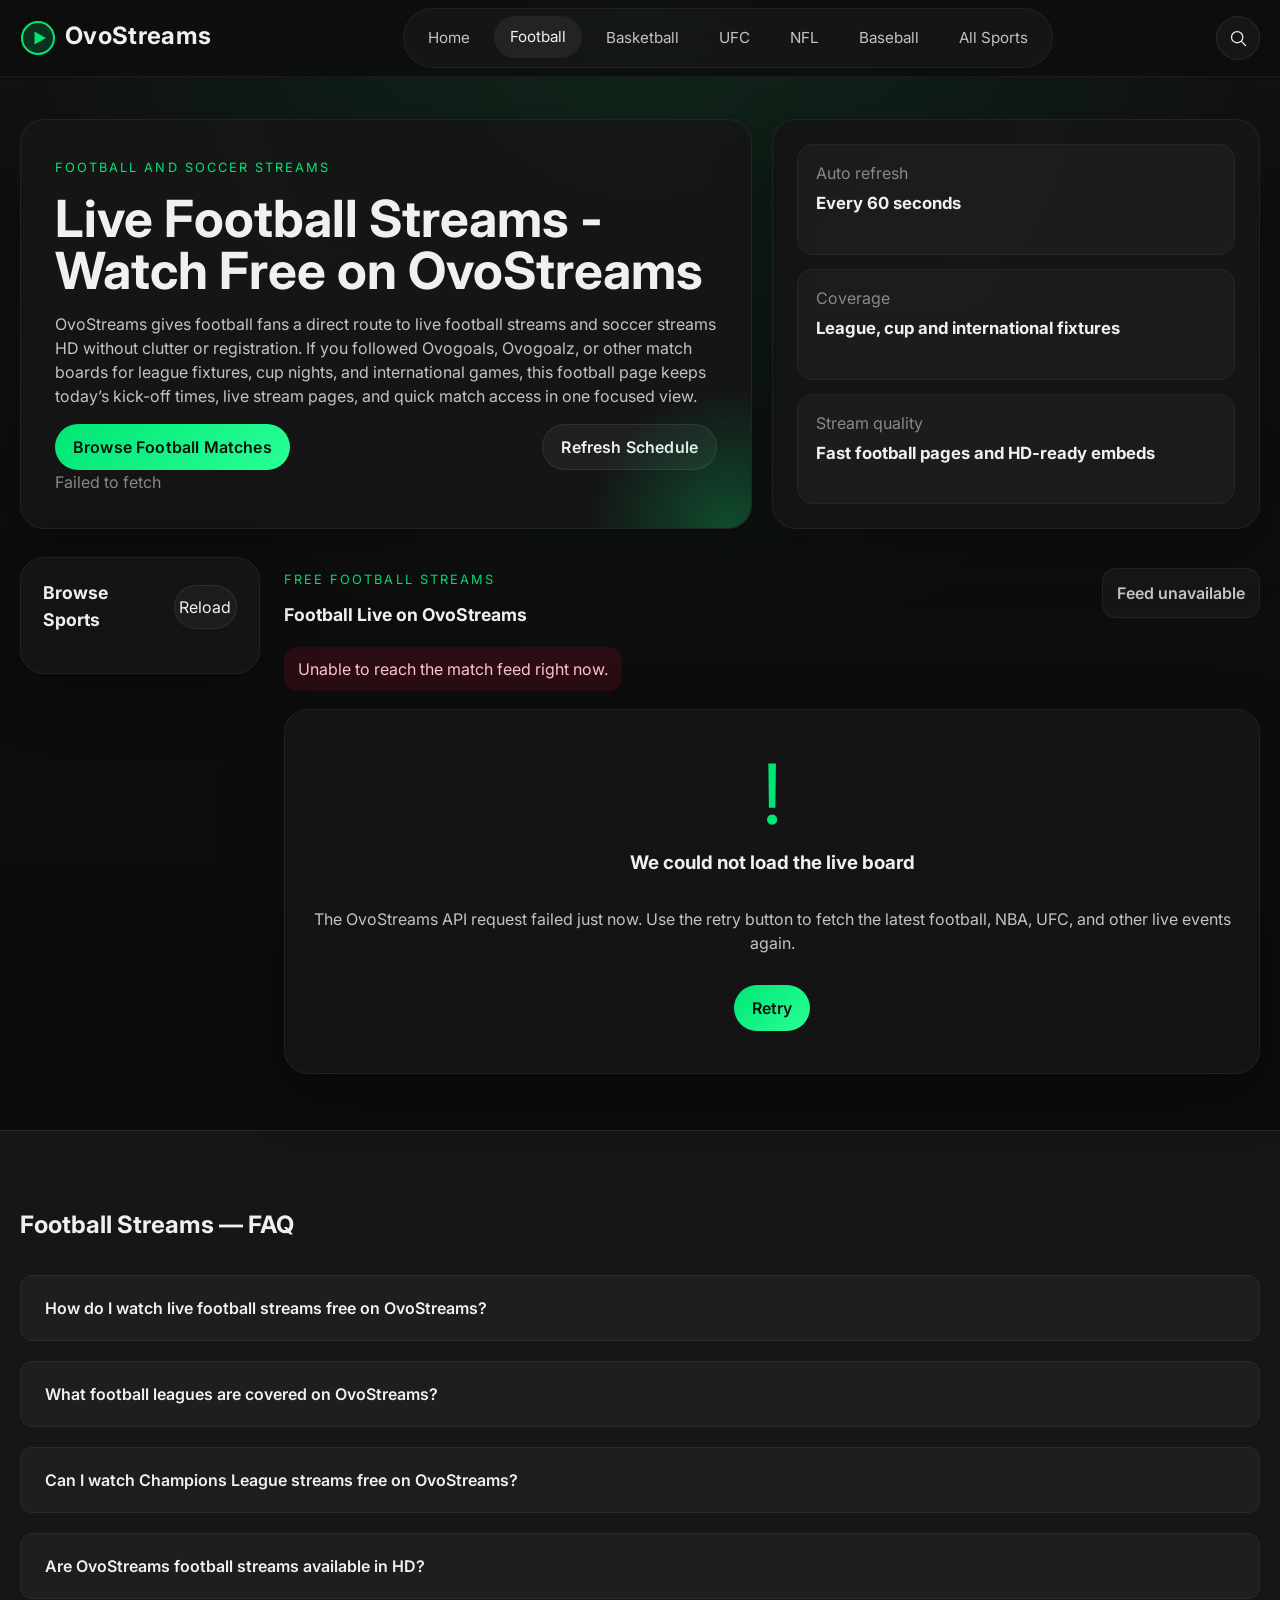
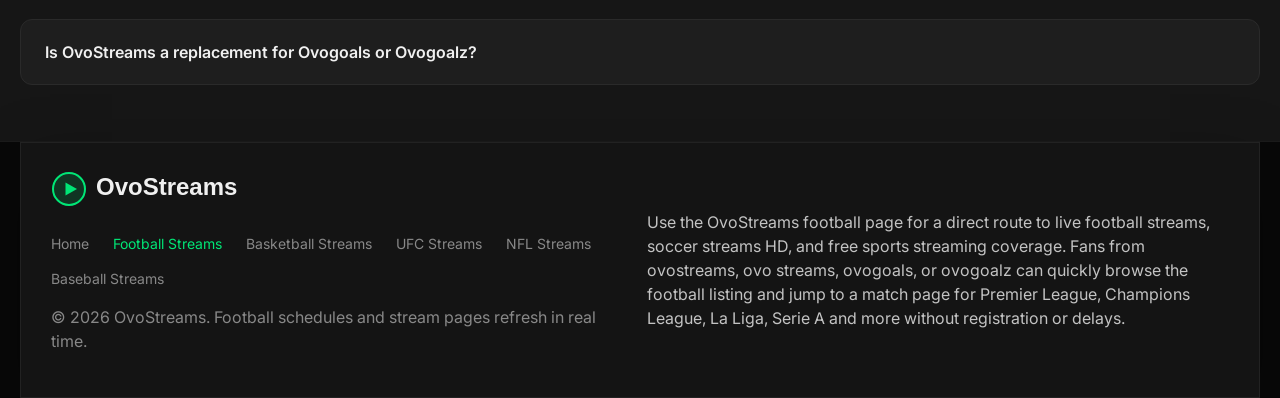
<file: football.html>
<!DOCTYPE html>
<html lang="en">
<head>
  <meta charset="UTF-8">
  <meta name="viewport" content="width=device-width, initial-scale=1.0">
  <title>Football Streams - Watch Live Football Free | OvoStreams</title>
  <meta name="description" content="Watch live football streams free on OvoStreams. Soccer streams HD, updated kick-off times, and fast match links for today's football schedule.">
  <meta name="keywords" content="ovostreams, ovo streams, football streams, soccer streams hd, live football streams, ovogoals, ovogoalz">
  <link rel="canonical" href="https://ovostreams.top/football">
  <meta property="og:type" content="website">
  <meta property="og:title" content="Football Streams - Watch Live Football Free | OvoStreams">
  <meta property="og:description" content="Follow football and soccer streams in HD on OvoStreams with quick access to live fixtures and match pages.">
  <meta property="og:image" content="https://ovostreams.top/assets/img/og-image.png">
  <meta property="og:url" content="https://ovostreams.top/football">
  <meta property="og:site_name" content="OvoStreams">
  <meta name="twitter:card" content="summary_large_image">
  <meta name="twitter:title" content="Football Streams - Watch Live Football Free | OvoStreams">
  <meta name="twitter:description" content="Live football and soccer streams in HD with fast schedule updates on OvoStreams.">
  <meta name="twitter:image" content="https://ovostreams.top/assets/img/og-image.png">
  <meta name="robots" content="index, follow, max-snippet:-1, max-image-preview:large, max-video-preview:-1">
  <meta name="theme-color" content="#00e676">
  <meta name="author" content="OvoStreams">
  <link rel="icon" type="image/svg+xml" href="assets/img/favicon.svg">
  <link rel="apple-touch-icon" href="assets/img/apple-touch-icon.png">
  <link rel="preconnect" href="https://fonts.googleapis.com">
  <link rel="preconnect" href="https://fonts.gstatic.com" crossorigin>
  <link rel="preload" as="style" href="https://fonts.googleapis.com/css2?family=Inter:wght@400;500;600;700&family=JetBrains+Mono:wght@500;700&display=swap">
  <link href="https://fonts.googleapis.com/css2?family=Inter:wght@400;500;600;700&family=JetBrains+Mono:wght@500;700&display=swap" rel="stylesheet">
  <style>
    :root {
      color-scheme: dark;
      --bg-primary: #0d0d0d;
      --bg-secondary: #161616;
      --bg-tertiary: #1e1e1e;
      --accent-green: #00e676;
      --accent-red: #ff1744;
      --text-primary: #f0f0f0;
      --text-muted: #888888;
      --border: #2a2a2a;
      --card-hover: #1f2a1f;
      --shadow: 0 20px 60px rgba(0, 0, 0, 0.35);
      --radius-lg: 24px;
      --radius-md: 16px;
      --radius-sm: 12px;
      --content-width: min(1240px, calc(100vw - 32px));
      font-family: "Inter", sans-serif;
    }

    * {
      box-sizing: border-box;
    }

    body {
      margin: 0;
      min-height: 100vh;
      background:
        radial-gradient(circle at top, rgba(0, 230, 118, 0.1), transparent 32%),
        linear-gradient(180deg, #111 0%, #0d0d0d 32%, #090909 100%);
      color: var(--text-primary);
    }

    a {
      color: inherit;
      text-decoration: none;
    }

    .skip-link {
      position: absolute;
      left: 16px;
      top: -48px;
      background: var(--accent-green);
      color: #021108;
      padding: 10px 14px;
      border-radius: 999px;
      z-index: 30;
    }

    .skip-link:focus {
      top: 16px;
    }

    .site-header {
      position: sticky;
      top: 0;
      z-index: 20;
      backdrop-filter: blur(18px);
      background: rgba(13, 13, 13, 0.86);
      border-bottom: 1px solid rgba(255, 255, 255, 0.06);
    }

    .site-header__inner,
    .hero,
    .layout-shell,
    .site-footer__inner {
      width: var(--content-width);
      margin: 0 auto;
    }

    .site-header__inner {
      display: flex;
      align-items: center;
      justify-content: space-between;
      gap: 16px;
      min-height: 76px;
    }

    .brand {
      display: inline-flex;
      align-items: center;
      gap: 14px;
      font-weight: 700;
      font-size: 1.1rem;
      letter-spacing: 0.02em;
    }

    .hero {
      padding: 42px 0 28px;
    }

    .layout-shell {
      display: grid;
      grid-template-columns: 240px minmax(0, 1fr);
      gap: 24px;
      padding-bottom: 56px;
    }

    .match-grid {
      display: grid;
      grid-template-columns: repeat(auto-fit, minmax(260px, 1fr));
      gap: 18px;
    }

    .site-footer {
      border-top: 1px solid rgba(255, 255, 255, 0.08);
      background: rgba(8, 8, 8, 0.9);
    }

    @media (max-width: 860px) {
      .site-header__inner {
        flex-wrap: wrap;
        padding: 14px 0;
      }

      .layout-shell {
        grid-template-columns: 1fr;
      }
    }
  </style>
  <link rel="stylesheet" href="assets/css/style.css" media="print" onload="this.media='all'">
  <noscript><link rel="stylesheet" href="assets/css/style.css"></noscript>
  <script type="application/ld+json">
  [
    {
      "@context": "https://schema.org",
      "@type": "BreadcrumbList",
      "itemListElement": [
        {"@type": "ListItem", "position": 1, "name": "OvoStreams", "item": "https://ovostreams.top/"},
        {"@type": "ListItem", "position": 2, "name": "Football Streams", "item": "https://ovostreams.top/football"}
      ]
    },
    {
      "@context": "https://schema.org",
      "@type": "CollectionPage",
      "name": "Live Football Streams - Watch Free on OvoStreams",
      "description": "Watch live football streams and soccer streams HD free on OvoStreams. Updated kick-off times and fast match links for today's football fixtures.",
      "url": "https://ovostreams.top/football",
      "inLanguage": "en",
      "isPartOf": {"@type": "WebSite", "name": "OvoStreams", "url": "https://ovostreams.top"}
    },
    {
      "@context": "https://schema.org",
      "@type": "FAQPage",
      "mainEntity": [
        {
          "@type": "Question",
          "name": "How do I watch live football streams free on OvoStreams?",
          "acceptedAnswer": {"@type": "Answer", "text": "Visit ovostreams.top/football, find today's fixture in the schedule, and click the match card. The stream page opens immediately with no sign-up required."}
        },
        {
          "@type": "Question",
          "name": "What football leagues are covered on OvoStreams?",
          "acceptedAnswer": {"@type": "Answer", "text": "OvoStreams covers major football leagues and competitions including the Premier League, Champions League, La Liga, Serie A, Bundesliga, Europa League, and international fixtures."}
        },
        {
          "@type": "Question",
          "name": "Can I watch Champions League streams free on OvoStreams?",
          "acceptedAnswer": {"@type": "Answer", "text": "Yes. OvoStreams lists Champions League fixtures on the football schedule as they go live. Click any match for the free HD stream page \u2014 no registration needed."}
        },
        {
          "@type": "Question",
          "name": "Are OvoStreams football streams in HD?",
          "acceptedAnswer": {"@type": "Answer", "text": "OvoStreams links to HD-ready football stream embeds. Quality depends on the available source, but the page is optimised for fast loading and smooth playback."}
        },
        {
          "@type": "Question",
          "name": "Is OvoStreams a replacement for Ovogoals or Ovogoalz?",
          "acceptedAnswer": {"@type": "Answer", "text": "OvoStreams (ovostreams.top) serves as the updated alternative for fans who used Ovogoals or Ovogoalz, with the same focus on free live football streams plus an expanded multi-sport schedule."}
        }
      ]
    }
  ]
  </script>
</head>
<body class="page-home" data-default-category="football">
  <a class="skip-link" href="#main-content">Skip to live football matches</a>
  <header class="site-header">
    <div class="site-header__inner">
      <a class="brand" href="index.html" aria-label="OvoStreams home">
        <svg aria-hidden="true" width="220" height="36" viewBox="0 0 220 36" fill="none" xmlns="http://www.w3.org/2000/svg">
          <circle cx="18" cy="18" r="16" fill="#00E676" fill-opacity="0.16" stroke="#00E676" stroke-width="2"/>
          <path d="M14.5 11.5L26 18L14.5 24.5V11.5Z" fill="#00E676"/>
          <text x="45" y="24" fill="#F0F0F0" font-size="24" font-weight="700" font-family="Inter, sans-serif">OvoStreams</text>
        </svg>
      </a>
      <nav class="site-nav" aria-label="Primary navigation">
        <a class="site-nav__link" href="index.html">Home</a>
        <a class="site-nav__link is-active" href="football.html" data-nav-filter="football">Football</a>
        <a class="site-nav__link" href="basketball.html" data-nav-filter="basketball">Basketball</a>
        <a class="site-nav__link" href="ufc.html" data-nav-filter="ufc">UFC</a>
        <a class="site-nav__link" href="nfl.html" data-nav-filter="nfl">NFL</a>
        <a class="site-nav__link" href="baseball.html" data-nav-filter="baseball">Baseball</a>
        <a class="site-nav__link" href="index.html" data-nav-filter="all">All Sports</a>
      </nav>
      <button class="icon-button" type="button" aria-expanded="false" aria-controls="search-panel" data-search-toggle>
        <span class="visually-hidden">Open search</span>
        <svg aria-hidden="true" viewBox="0 0 24 24" width="20" height="20" fill="none">
          <circle cx="11" cy="11" r="6.75" stroke="currentColor" stroke-width="1.5"/>
          <path d="M16 16L21 21" stroke="currentColor" stroke-width="1.5" stroke-linecap="round"/>
        </svg>
      </button>
    </div>
    <div class="search-panel" id="search-panel" hidden>
      <form class="search-panel__inner" data-search-form>
        <label class="visually-hidden" for="match-search">Search live football matches</label>
        <input id="match-search" class="search-input" type="search" name="q" placeholder="Search clubs, leagues, derbies, Champions League..." autocomplete="off">
        <button class="btn btn--primary" type="submit">Search</button>
      </form>
    </div>
  </header>

  <main id="main-content">
    <section class="hero">
      <div class="hero__content">
        <span class="eyebrow">Football and soccer streams</span>
        <h1>Live Football Streams - Watch Free on OvoStreams</h1>
        <p class="hero__lede">OvoStreams gives football fans a direct route to live football streams and soccer streams HD without clutter or registration. If you followed Ovogoals, Ovogoalz, or other match boards for league fixtures, cup nights, and international games, this football page keeps today’s kick-off times, live stream pages, and quick match access in one focused view.</p>
        <div class="hero__actions">
          <a class="btn btn--primary" href="#matches">Browse Football Matches</a>
          <button class="btn btn--ghost" type="button" data-refresh-button>Refresh Schedule</button>
        </div>
        <div class="hero__meta" aria-live="polite" data-last-updated>Loading the latest football schedule...</div>
      </div>
      <aside class="hero__panel" aria-label="Football highlights">
        <div class="hero-stat">
          <span class="hero-stat__label">Auto refresh</span>
          <strong>Every 60 seconds</strong>
        </div>
        <div class="hero-stat">
          <span class="hero-stat__label">Coverage</span>
          <strong>League, cup and international fixtures</strong>
        </div>
        <div class="hero-stat">
          <span class="hero-stat__label">Stream quality</span>
          <strong>Fast football pages and HD-ready embeds</strong>
        </div>
      </aside>
    </section>

    <div class="layout-shell">
      <aside class="filters-panel" aria-label="Sports filters">
        <div class="filters-panel__inner">
          <div class="filters-panel__header">
            <h2>Browse Sports</h2>
            <button class="filters-panel__refresh" type="button" data-refresh-button>Reload</button>
          </div>
          <div class="category-list" id="categoryFilters"></div>
        </div>
      </aside>

      <section class="matches-section" id="matches" aria-labelledby="matches-heading">
        <div class="section-heading">
          <div>
            <p class="section-heading__eyebrow">Free football streams</p>
            <h2 id="matches-heading">Football Live on OvoStreams</h2>
          </div>
          <div class="section-heading__actions">
            <span class="status-pill" data-status-pill>Loading football match list</span>
          </div>
        </div>
        <div class="status-region" aria-live="polite" data-status-region></div>
        <div class="match-grid" id="matchGrid"></div>
      </section>
    </div>
  </main>

  <section class="faq-section" aria-labelledby="faq-heading-football" style="background:var(--bg-secondary);border-top:1px solid var(--border);padding:56px 0;">
    <div style="width:var(--content-width);margin:0 auto;">
      <h2 id="faq-heading-football" style="font-size:1.5rem;margin-bottom:32px;">Football Streams — FAQ</h2>
      <div style="display:grid;gap:20px;">
        <details style="border:1px solid var(--border);border-radius:var(--radius-sm);padding:20px 24px;background:var(--bg-tertiary);">
          <summary style="font-weight:600;cursor:pointer;list-style:none;">How do I watch live football streams free on OvoStreams?</summary>
          <p style="margin:14px 0 0;color:var(--text-muted);line-height:1.65;">Visit the football page, find today's fixture in the auto-refreshing schedule, and click the match card. The stream page opens immediately with no sign-up or account required.</p>
        </details>
        <details style="border:1px solid var(--border);border-radius:var(--radius-sm);padding:20px 24px;background:var(--bg-tertiary);">
          <summary style="font-weight:600;cursor:pointer;list-style:none;">What football leagues are covered on OvoStreams?</summary>
          <p style="margin:14px 0 0;color:var(--text-muted);line-height:1.65;">OvoStreams covers major football competitions including the Premier League, Champions League, La Liga, Serie A, Bundesliga, Europa League, FA Cup, and international fixtures — all in one live schedule.</p>
        </details>
        <details style="border:1px solid var(--border);border-radius:var(--radius-sm);padding:20px 24px;background:var(--bg-tertiary);">
          <summary style="font-weight:600;cursor:pointer;list-style:none;">Can I watch Champions League streams free on OvoStreams?</summary>
          <p style="margin:14px 0 0;color:var(--text-muted);line-height:1.65;">Yes. OvoStreams lists Champions League fixtures on the football schedule as they go live. Click any match for the free HD stream page — no registration needed.</p>
        </details>
        <details style="border:1px solid var(--border);border-radius:var(--radius-sm);padding:20px 24px;background:var(--bg-tertiary);">
          <summary style="font-weight:600;cursor:pointer;list-style:none;">Are OvoStreams football streams available in HD?</summary>
          <p style="margin:14px 0 0;color:var(--text-muted);line-height:1.65;">OvoStreams links to HD-ready football stream embeds. Quality depends on the available source, but each match page is optimised for fast loading and smooth HD playback.</p>
        </details>
        <details style="border:1px solid var(--border);border-radius:var(--radius-sm);padding:20px 24px;background:var(--bg-tertiary);">
          <summary style="font-weight:600;cursor:pointer;list-style:none;">Is OvoStreams a replacement for Ovogoals or Ovogoalz?</summary>
          <p style="margin:14px 0 0;color:var(--text-muted);line-height:1.65;">OvoStreams (ovostreams.top) is the updated alternative for fans who previously used Ovogoals or Ovogoalz, with the same focus on free live football streams plus an expanded multi-sport schedule covering basketball, UFC, NFL and baseball.</p>
        </details>
      </div>
    </div>
  </section>

  <footer class="site-footer">
    <div class="site-footer__inner">
      <div>
        <a class="brand brand--footer" href="index.html" aria-label="OvoStreams home">
          <img src="assets/img/logo.svg" alt="OvoStreams" width="220" height="36" loading="lazy">
        </a>
        <nav aria-label="Footer navigation" style="margin-top:14px;display:flex;flex-wrap:wrap;gap:14px 24px;font-size:0.875rem;">
          <a href="index.html" style="color:var(--text-muted);">Home</a>
          <a href="football.html" style="color:var(--accent-green);">Football Streams</a>
          <a href="basketball.html" style="color:var(--text-muted);">Basketball Streams</a>
          <a href="ufc.html" style="color:var(--text-muted);">UFC Streams</a>
          <a href="nfl.html" style="color:var(--text-muted);">NFL Streams</a>
          <a href="baseball.html" style="color:var(--text-muted);">Baseball Streams</a>
        </nav>
        <p class="site-footer__copy">&copy; 2026 OvoStreams. Football schedules and stream pages refresh in real time.</p>
      </div>
      <div>
        <p class="site-footer__seo">Use the OvoStreams football page for a direct route to live football streams, soccer streams HD, and free sports streaming coverage. Fans from ovostreams, ovo streams, ovogoals, or ovogoalz can quickly browse the football listing and jump to a match page for Premier League, Champions League, La Liga, Serie A and more without registration or delays.</p>
      </div>
    </div>
  </footer>

  <script defer src="assets/js/utils.js"></script>
  <script defer src="assets/js/app.js"></script>
</body>
</html>
</file>
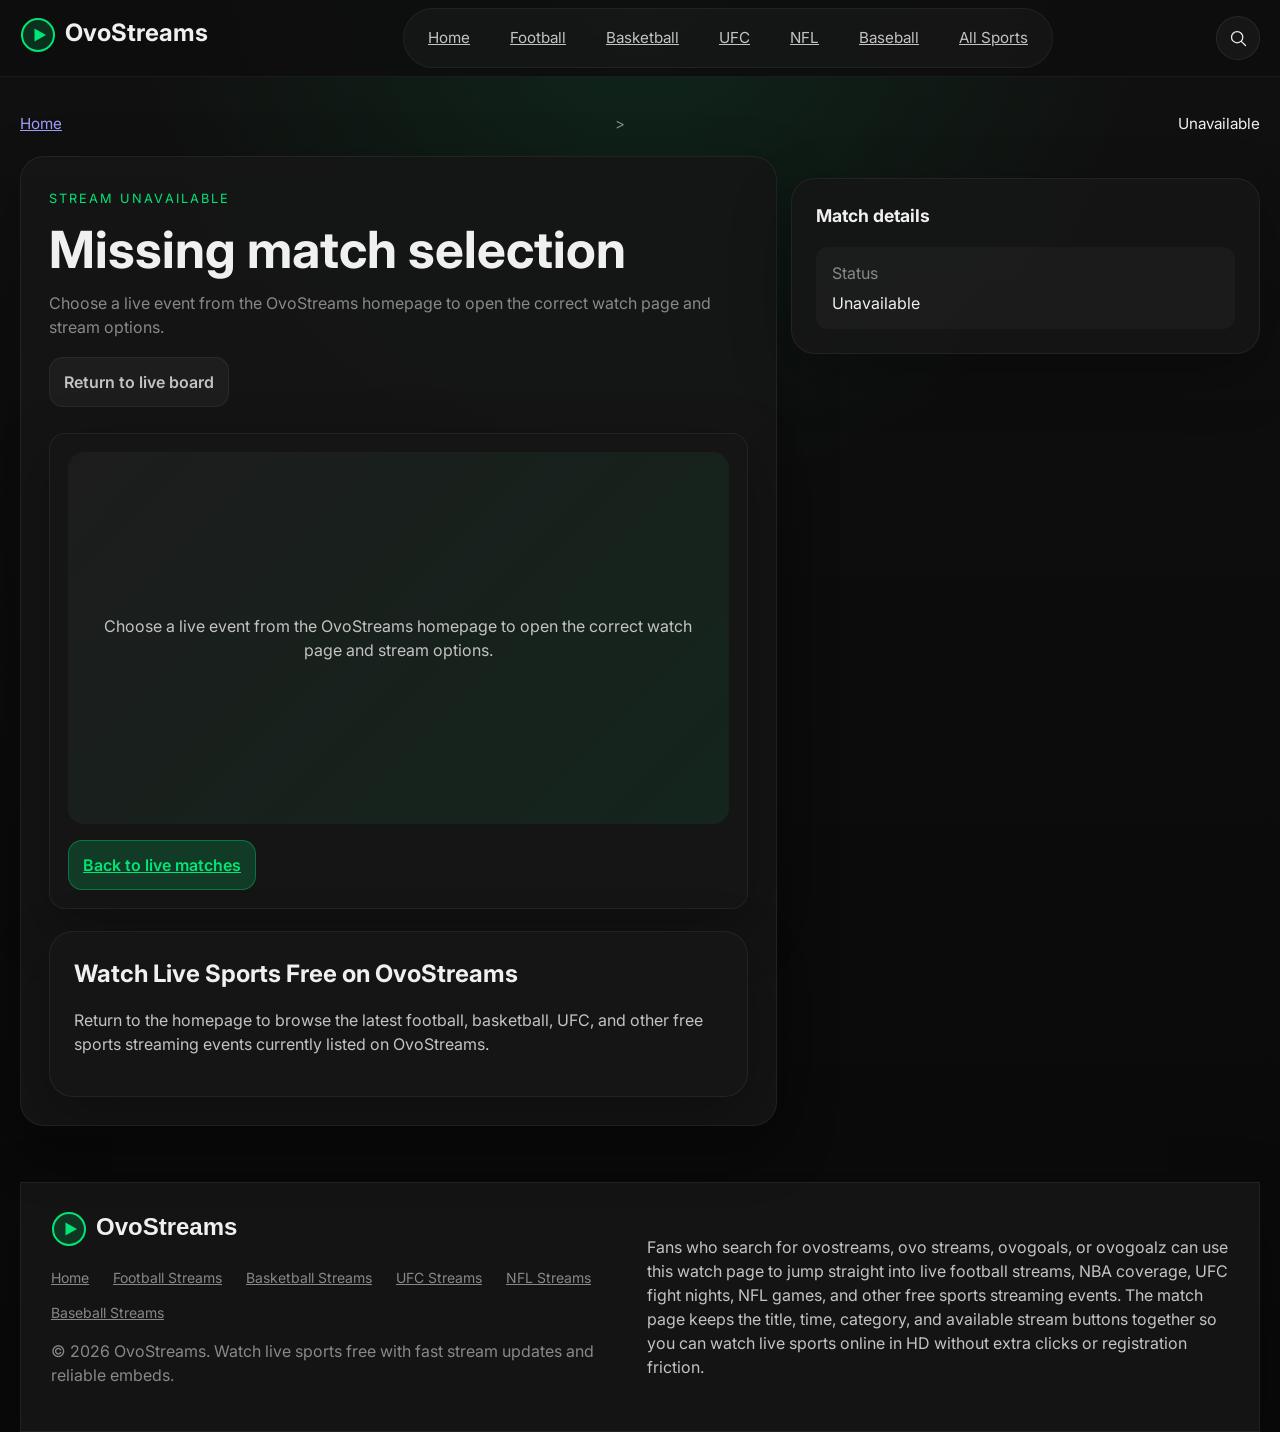
<file: match.html>
<!DOCTYPE html>
<html lang="en">
<head>
  <meta charset="UTF-8">
  <meta name="viewport" content="width=device-width, initial-scale=1.0">
  <title>Watch Live Stream | OvoStreams - Free Live Sports Streaming</title>
  <meta name="description" content="Watch the latest live sports stream on OvoStreams. Football, NBA, UFC and more in HD with fast match updates and stream links.">
  <meta name="keywords" content="ovostreams, ovo streams, ovogoals, ovogoalz, live sports streams, free sports streaming, watch sports online">
  <link rel="canonical" href="https://ovostreams.top/match.html">
  <meta property="og:type" content="website">
  <meta property="og:title" content="Watch Live Stream | OvoStreams">
  <meta property="og:description" content="Open the latest OvoStreams watch page for football, NBA, UFC and more in HD.">
  <meta property="og:image" content="https://ovostreams.top/assets/img/og-image.png">
  <meta property="og:url" content="https://ovostreams.top/match.html">
  <meta property="og:site_name" content="OvoStreams">
  <meta name="twitter:card" content="summary_large_image">
  <meta name="twitter:title" content="Watch Live Stream | OvoStreams">
  <meta name="twitter:description" content="Free live sports streaming in HD with OvoStreams.">
  <meta name="twitter:image" content="https://ovostreams.top/assets/img/og-image.png">
  <meta name="robots" content="index, follow, max-snippet:-1, max-image-preview:large, max-video-preview:-1">
  <meta name="theme-color" content="#00e676">
  <meta name="author" content="OvoStreams">
  <link rel="icon" type="image/svg+xml" href="assets/img/favicon.svg">
  <link rel="apple-touch-icon" href="assets/img/apple-touch-icon.png">
  <link rel="preconnect" href="https://fonts.googleapis.com">
  <link rel="preconnect" href="https://fonts.gstatic.com" crossorigin>
  <link rel="preload" as="style" href="https://fonts.googleapis.com/css2?family=Inter:wght@400;500;600;700&family=JetBrains+Mono:wght@500;700&display=swap">
  <link href="https://fonts.googleapis.com/css2?family=Inter:wght@400;500;600;700&family=JetBrains+Mono:wght@500;700&display=swap" rel="stylesheet">
  <style>
    :root {
      color-scheme: dark;
      --bg-primary: #0d0d0d;
      --bg-secondary: #161616;
      --bg-tertiary: #1e1e1e;
      --accent-green: #00e676;
      --text-primary: #f0f0f0;
      --text-muted: #888888;
      --content-width: min(1240px, calc(100vw - 32px));
      font-family: "Inter", sans-serif;
    }

    * {
      box-sizing: border-box;
    }

    body {
      margin: 0;
      min-height: 100vh;
      background:
        radial-gradient(circle at top, rgba(0, 230, 118, 0.1), transparent 32%),
        linear-gradient(180deg, #111 0%, #0d0d0d 32%, #090909 100%);
      color: var(--text-primary);
    }

    .site-header {
      position: sticky;
      top: 0;
      z-index: 20;
      backdrop-filter: blur(18px);
      background: rgba(13, 13, 13, 0.86);
      border-bottom: 1px solid rgba(255, 255, 255, 0.06);
    }

    .site-header__inner,
    .page-match .site-main,
    .site-footer__inner {
      width: var(--content-width);
      margin: 0 auto;
    }

    .site-header__inner {
      display: flex;
      align-items: center;
      justify-content: space-between;
      gap: 16px;
      min-height: 76px;
    }

    @media (max-width: 860px) {
      .site-header__inner {
        flex-wrap: wrap;
        padding: 14px 0;
      }
    }
  </style>
  <link rel="stylesheet" href="assets/css/style.css" media="print" onload="this.media='all'">
  <noscript><link rel="stylesheet" href="assets/css/style.css"></noscript>
  <script type="application/ld+json">
  [
    {
      "@context": "https://schema.org",
      "@type": "BreadcrumbList",
      "itemListElement": [
        {"@type": "ListItem", "position": 1, "name": "OvoStreams", "item": "https://ovostreams.top/"},
        {"@type": "ListItem", "position": 2, "name": "Watch Live Stream", "item": "https://ovostreams.top/match.html"}
      ]
    },
    {
      "@context": "https://schema.org",
      "@type": "VideoObject",
      "name": "Watch Live Sports Stream Free | OvoStreams",
      "description": "Watch the latest live sports stream on OvoStreams. Football, NBA, UFC, NFL, and MLB in HD with fast match updates and stream links, no registration required.",
      "thumbnailUrl": "https://ovostreams.top/assets/img/og-image.png",
      "uploadDate": "2026-01-01",
      "publisher": {"@type": "Organization", "name": "OvoStreams", "url": "https://ovostreams.top"}
    }
  ]
  </script>
</head>
<body class="page-match">
  <header class="site-header">
    <div class="site-header__inner">
      <a class="brand" href="index.html" aria-label="OvoStreams home">
        <svg aria-hidden="true" width="220" height="36" viewBox="0 0 220 36" fill="none" xmlns="http://www.w3.org/2000/svg">
          <circle cx="18" cy="18" r="16" fill="#00E676" fill-opacity="0.16" stroke="#00E676" stroke-width="2"/>
          <path d="M14.5 11.5L26 18L14.5 24.5V11.5Z" fill="#00E676"/>
          <text x="45" y="24" fill="#F0F0F0" font-size="24" font-weight="700" font-family="Inter, sans-serif">OvoStreams</text>
        </svg>
      </a>
      <nav class="site-nav" aria-label="Primary navigation">
        <a class="site-nav__link" href="index.html">Home</a>
        <a class="site-nav__link" href="football.html">Football</a>
        <a class="site-nav__link" href="basketball.html">Basketball</a>
        <a class="site-nav__link" href="ufc.html">UFC</a>
        <a class="site-nav__link" href="nfl.html">NFL</a>
        <a class="site-nav__link" href="baseball.html">Baseball</a>
        <a class="site-nav__link" href="index.html">All Sports</a>
      </nav>
      <a class="icon-button" href="index.html" aria-label="Browse live matches">
        <svg aria-hidden="true" viewBox="0 0 24 24" width="20" height="20" fill="none">
          <circle cx="11" cy="11" r="6.75" stroke="currentColor" stroke-width="1.5"/>
          <path d="M16 16L21 21" stroke="currentColor" stroke-width="1.5" stroke-linecap="round"/>
        </svg>
      </a>
    </div>
  </header>

  <main class="site-main">
    <nav class="breadcrumbs" aria-label="Breadcrumb" id="breadcrumbs">
      <a href="index.html">Home</a>
      <span>&gt;</span>
      <span>Loading match</span>
    </nav>

    <div class="match-shell">
      <section class="match-shell__main">
        <div class="match-meta">
          <span class="match-meta__eyebrow" id="matchEyebrow">Live stream loading</span>
          <h1 id="matchTitle">Preparing your stream...</h1>
          <p class="match-summary" id="matchSummary">OvoStreams is checking the latest event list so you can watch live sports free in HD with the newest stream options.</p>
          <div class="match-meta__stats" id="matchStats">
            <span class="meta-pill">Fetching latest match data</span>
          </div>
        </div>

        <div class="player-shell" id="playerShell">
          <div class="player-shell__frame" id="playerFrame">
            <div class="player-shell__placeholder">Loading the current player and stream options...</div>
          </div>
          <div class="player-shell__tabs" id="streamTabs"></div>
        </div>

        <article class="seo-article" id="seoArticle">
          <h2>Watch Live Stream Free</h2>
          <p>OvoStreams is preparing the latest match information so you can open the stream page with the correct embed and any available alternate channels.</p>
        </article>
      </section>

      <aside class="match-shell__sidebar">
        <h2>Match details</h2>
        <dl class="match-details__list" id="matchDetails">
          <div>
            <dt>Status</dt>
            <dd>Loading current event details</dd>
          </div>
        </dl>
      </aside>
    </div>
  </main>

  <footer class="site-footer">
    <div class="site-footer__inner">
      <div>
        <a class="brand brand--footer" href="index.html" aria-label="OvoStreams home">
          <img src="assets/img/logo.svg" alt="OvoStreams" width="220" height="36" loading="lazy">
        </a>
        <nav aria-label="Footer navigation" style="margin-top:14px;display:flex;flex-wrap:wrap;gap:14px 24px;font-size:0.875rem;">
          <a href="index.html" style="color:var(--text-muted);">Home</a>
          <a href="football.html" style="color:var(--text-muted);">Football Streams</a>
          <a href="basketball.html" style="color:var(--text-muted);">Basketball Streams</a>
          <a href="ufc.html" style="color:var(--text-muted);">UFC Streams</a>
          <a href="nfl.html" style="color:var(--text-muted);">NFL Streams</a>
          <a href="baseball.html" style="color:var(--text-muted);">Baseball Streams</a>
        </nav>
        <p class="site-footer__copy">&copy; 2026 OvoStreams. Watch live sports free with fast stream updates and reliable embeds.</p>
      </div>
      <div>
        <p class="site-footer__seo">Fans who search for ovostreams, ovo streams, ovogoals, or ovogoalz can use this watch page to jump straight into live football streams, NBA coverage, UFC fight nights, NFL games, and other free sports streaming events. The match page keeps the title, time, category, and available stream buttons together so you can watch live sports online in HD without extra clicks or registration friction.</p>
      </div>
    </div>
  </footer>

  <script defer src="assets/js/utils.js"></script>
  <script defer src="assets/js/match.js"></script>
</body>
</html>
</file>
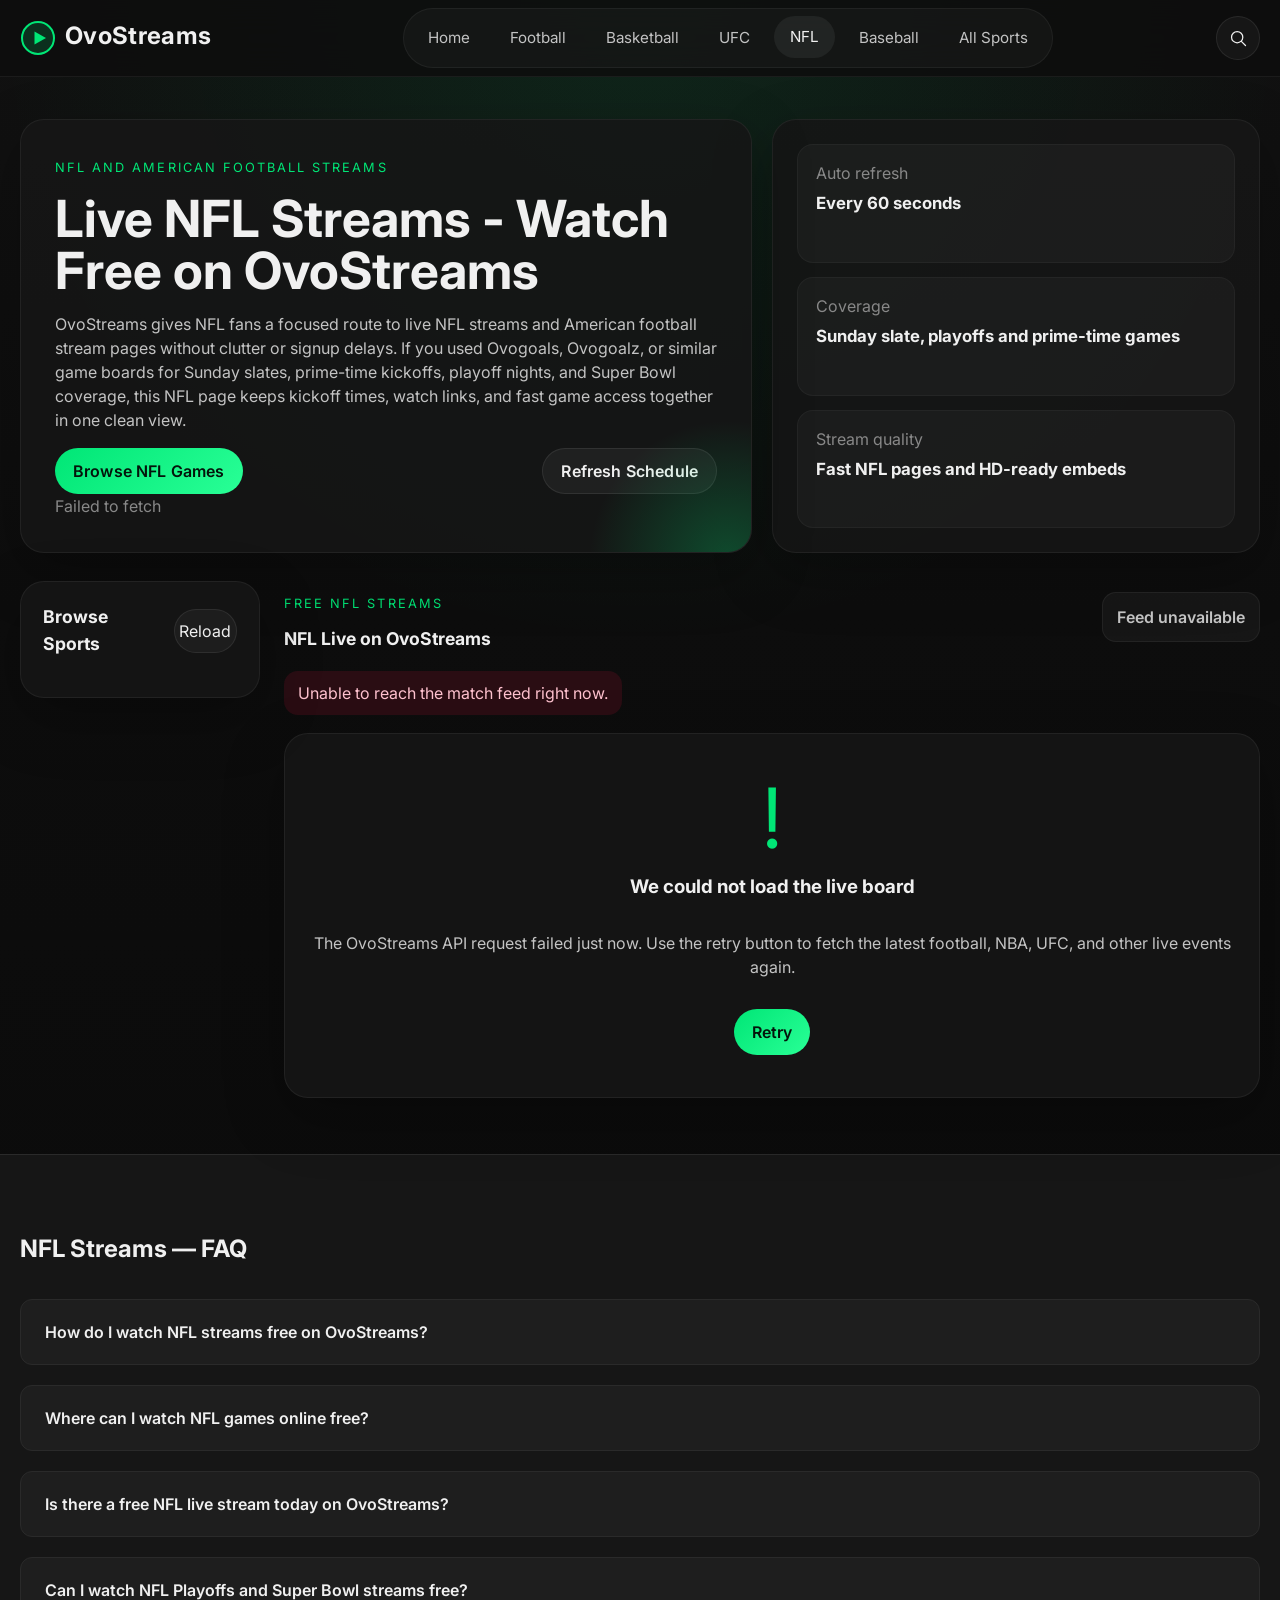
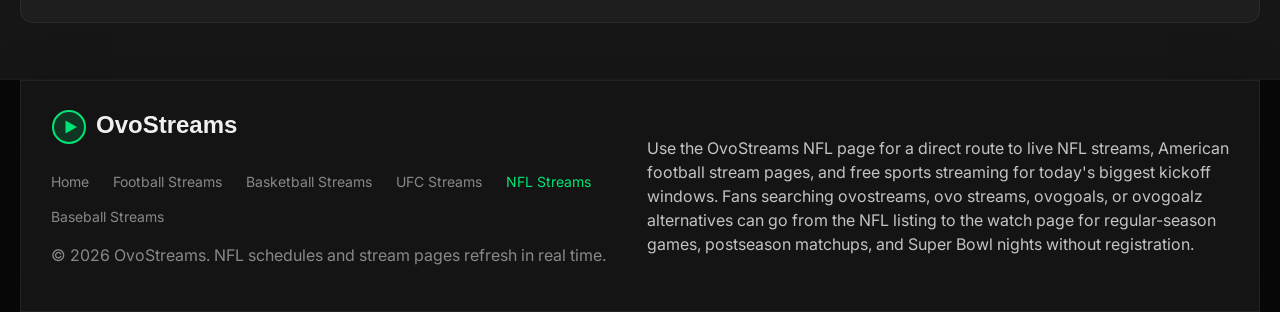
<file: nfl.html>
<!DOCTYPE html>
<html lang="en">
<head>
  <meta charset="UTF-8">
  <meta name="viewport" content="width=device-width, initial-scale=1.0">
  <title>NFL Streams - Watch Live NFL Free | OvoStreams</title>
  <meta name="description" content="Watch live NFL streams free on OvoStreams. Follow kickoff times, prime-time games, and American football stream pages in HD.">
  <meta name="keywords" content="ovostreams, ovo streams, nfl streams, american football streams, watch nfl free, ovogoals, ovogoalz">
  <link rel="canonical" href="https://ovostreams.top/nfl">
  <meta property="og:type" content="website">
  <meta property="og:title" content="NFL Streams - Watch Live NFL Free | OvoStreams">
  <meta property="og:description" content="Follow NFL and American football streams in HD on OvoStreams with quick access to live games and watch pages.">
  <meta property="og:image" content="https://ovostreams.top/assets/img/og-image.png">
  <meta property="og:url" content="https://ovostreams.top/nfl">
  <meta property="og:site_name" content="OvoStreams">
  <meta name="twitter:card" content="summary_large_image">
  <meta name="twitter:title" content="NFL Streams - Watch Live NFL Free | OvoStreams">
  <meta name="twitter:description" content="Live NFL and American football streams in HD with fast schedule updates on OvoStreams.">
  <meta name="twitter:image" content="https://ovostreams.top/assets/img/og-image.png">
  <meta name="robots" content="index, follow, max-snippet:-1, max-image-preview:large, max-video-preview:-1">
  <meta name="theme-color" content="#00e676">
  <meta name="author" content="OvoStreams">
  <link rel="icon" type="image/svg+xml" href="assets/img/favicon.svg">
  <link rel="apple-touch-icon" href="assets/img/apple-touch-icon.png">
  <link rel="preconnect" href="https://fonts.googleapis.com">
  <link rel="preconnect" href="https://fonts.gstatic.com" crossorigin>
  <link rel="preload" as="style" href="https://fonts.googleapis.com/css2?family=Inter:wght@400;500;600;700&family=JetBrains+Mono:wght@500;700&display=swap">
  <link href="https://fonts.googleapis.com/css2?family=Inter:wght@400;500;600;700&family=JetBrains+Mono:wght@500;700&display=swap" rel="stylesheet">
  <style>
    :root {
      color-scheme: dark;
      --bg-primary: #0d0d0d;
      --bg-secondary: #161616;
      --bg-tertiary: #1e1e1e;
      --accent-green: #00e676;
      --accent-red: #ff1744;
      --text-primary: #f0f0f0;
      --text-muted: #888888;
      --border: #2a2a2a;
      --card-hover: #1f2a1f;
      --shadow: 0 20px 60px rgba(0, 0, 0, 0.35);
      --radius-lg: 24px;
      --radius-md: 16px;
      --radius-sm: 12px;
      --content-width: min(1240px, calc(100vw - 32px));
      font-family: "Inter", sans-serif;
    }

    * {
      box-sizing: border-box;
    }

    body {
      margin: 0;
      min-height: 100vh;
      background:
        radial-gradient(circle at top, rgba(0, 230, 118, 0.1), transparent 32%),
        linear-gradient(180deg, #111 0%, #0d0d0d 32%, #090909 100%);
      color: var(--text-primary);
    }

    a {
      color: inherit;
      text-decoration: none;
    }

    .skip-link {
      position: absolute;
      left: 16px;
      top: -48px;
      background: var(--accent-green);
      color: #021108;
      padding: 10px 14px;
      border-radius: 999px;
      z-index: 30;
    }

    .skip-link:focus {
      top: 16px;
    }

    .site-header {
      position: sticky;
      top: 0;
      z-index: 20;
      backdrop-filter: blur(18px);
      background: rgba(13, 13, 13, 0.86);
      border-bottom: 1px solid rgba(255, 255, 255, 0.06);
    }

    .site-header__inner,
    .hero,
    .layout-shell,
    .site-footer__inner {
      width: var(--content-width);
      margin: 0 auto;
    }

    .site-header__inner {
      display: flex;
      align-items: center;
      justify-content: space-between;
      gap: 16px;
      min-height: 76px;
    }

    .brand {
      display: inline-flex;
      align-items: center;
      gap: 14px;
      font-weight: 700;
      font-size: 1.1rem;
      letter-spacing: 0.02em;
    }

    .hero {
      padding: 42px 0 28px;
    }

    .layout-shell {
      display: grid;
      grid-template-columns: 240px minmax(0, 1fr);
      gap: 24px;
      padding-bottom: 56px;
    }

    .match-grid {
      display: grid;
      grid-template-columns: repeat(auto-fit, minmax(260px, 1fr));
      gap: 18px;
    }

    .site-footer {
      border-top: 1px solid rgba(255, 255, 255, 0.08);
      background: rgba(8, 8, 8, 0.9);
    }

    @media (max-width: 860px) {
      .site-header__inner {
        flex-wrap: wrap;
        padding: 14px 0;
      }

      .layout-shell {
        grid-template-columns: 1fr;
      }
    }
  </style>
  <link rel="stylesheet" href="assets/css/style.css" media="print" onload="this.media='all'">
  <noscript><link rel="stylesheet" href="assets/css/style.css"></noscript>
  <script type="application/ld+json">
  [
    {
      "@context": "https://schema.org",
      "@type": "BreadcrumbList",
      "itemListElement": [
        {"@type": "ListItem", "position": 1, "name": "OvoStreams", "item": "https://ovostreams.top/"},
        {"@type": "ListItem", "position": 2, "name": "NFL Streams", "item": "https://ovostreams.top/nfl"}
      ]
    },
    {
      "@context": "https://schema.org",
      "@type": "CollectionPage",
      "name": "NFL Streams - Watch Live NFL Free | OvoStreams",
      "description": "Watch live NFL streams free on OvoStreams. Follow kickoff times, prime-time games, and American football stream pages in HD.",
      "url": "https://ovostreams.top/nfl",
      "inLanguage": "en",
      "isPartOf": {"@type": "WebSite", "name": "OvoStreams", "url": "https://ovostreams.top"}
    },
    {
      "@context": "https://schema.org",
      "@type": "FAQPage",
      "mainEntity": [
        {
          "@type": "Question",
          "name": "How do I watch NFL streams free on OvoStreams?",
          "acceptedAnswer": {"@type": "Answer", "text": "Go to ovostreams.top/nfl, find the game in the live schedule, and click the match card. No account is needed — the NFL stream page opens immediately."}
        },
        {
          "@type": "Question",
          "name": "Where can I watch NFL games online free?",
          "acceptedAnswer": {"@type": "Answer", "text": "OvoStreams is a free NFL live stream hub. The NFL page on ovostreams.top shows today's kickoff schedule and links to HD stream pages for regular-season games, playoffs, and Super Bowl coverage."}
        },
        {
          "@type": "Question",
          "name": "Is there a free NFL live stream today on OvoStreams?",
          "acceptedAnswer": {"@type": "Answer", "text": "The OvoStreams NFL schedule updates automatically so you can check today's games in real time. Live stream links appear on each match card as kickoff approaches."}
        },
        {
          "@type": "Question",
          "name": "Can I watch NFL playoffs and Super Bowl streams free?",
          "acceptedAnswer": {"@type": "Answer", "text": "Yes. OvoStreams lists NFL playoff games and Super Bowl streams on the NFL schedule page with free HD watch links, no sign-up or subscription required."}
        }
      ]
    }
  ]
  </script>
</head>
<body class="page-home" data-default-category="nfl">
  <a class="skip-link" href="#main-content">Skip to live NFL games</a>
  <header class="site-header">
    <div class="site-header__inner">
      <a class="brand" href="index.html" aria-label="OvoStreams home">
        <svg aria-hidden="true" width="220" height="36" viewBox="0 0 220 36" fill="none" xmlns="http://www.w3.org/2000/svg">
          <circle cx="18" cy="18" r="16" fill="#00E676" fill-opacity="0.16" stroke="#00E676" stroke-width="2"/>
          <path d="M14.5 11.5L26 18L14.5 24.5V11.5Z" fill="#00E676"/>
          <text x="45" y="24" fill="#F0F0F0" font-size="24" font-weight="700" font-family="Inter, sans-serif">OvoStreams</text>
        </svg>
      </a>
      <nav class="site-nav" aria-label="Primary navigation">
        <a class="site-nav__link" href="index.html">Home</a>
        <a class="site-nav__link" href="football.html" data-nav-filter="football">Football</a>
        <a class="site-nav__link" href="basketball.html" data-nav-filter="basketball">Basketball</a>
        <a class="site-nav__link" href="ufc.html" data-nav-filter="ufc">UFC</a>
        <a class="site-nav__link is-active" href="nfl.html" data-nav-filter="nfl">NFL</a>
        <a class="site-nav__link" href="baseball.html" data-nav-filter="baseball">Baseball</a>
        <a class="site-nav__link" href="index.html" data-nav-filter="all">All Sports</a>
      </nav>
      <button class="icon-button" type="button" aria-expanded="false" aria-controls="search-panel" data-search-toggle>
        <span class="visually-hidden">Open search</span>
        <svg aria-hidden="true" viewBox="0 0 24 24" width="20" height="20" fill="none">
          <circle cx="11" cy="11" r="6.75" stroke="currentColor" stroke-width="1.5"/>
          <path d="M16 16L21 21" stroke="currentColor" stroke-width="1.5" stroke-linecap="round"/>
        </svg>
      </button>
    </div>
    <div class="search-panel" id="search-panel" hidden>
      <form class="search-panel__inner" data-search-form>
        <label class="visually-hidden" for="match-search">Search live NFL games</label>
        <input id="match-search" class="search-input" type="search" name="q" placeholder="Search teams, prime-time games, playoffs, Super Bowl..." autocomplete="off">
        <button class="btn btn--primary" type="submit">Search</button>
      </form>
    </div>
  </header>

  <main id="main-content">
    <section class="hero">
      <div class="hero__content">
        <span class="eyebrow">NFL and American football streams</span>
        <h1>Live NFL Streams - Watch Free on OvoStreams</h1>
        <p class="hero__lede">OvoStreams gives NFL fans a focused route to live NFL streams and American football stream pages without clutter or signup delays. If you used Ovogoals, Ovogoalz, or similar game boards for Sunday slates, prime-time kickoffs, playoff nights, and Super Bowl coverage, this NFL page keeps kickoff times, watch links, and fast game access together in one clean view.</p>
        <div class="hero__actions">
          <a class="btn btn--primary" href="#matches">Browse NFL Games</a>
          <button class="btn btn--ghost" type="button" data-refresh-button>Refresh Schedule</button>
        </div>
        <div class="hero__meta" aria-live="polite" data-last-updated>Loading the latest NFL schedule...</div>
      </div>
      <aside class="hero__panel" aria-label="NFL highlights">
        <div class="hero-stat">
          <span class="hero-stat__label">Auto refresh</span>
          <strong>Every 60 seconds</strong>
        </div>
        <div class="hero-stat">
          <span class="hero-stat__label">Coverage</span>
          <strong>Sunday slate, playoffs and prime-time games</strong>
        </div>
        <div class="hero-stat">
          <span class="hero-stat__label">Stream quality</span>
          <strong>Fast NFL pages and HD-ready embeds</strong>
        </div>
      </aside>
    </section>

    <div class="layout-shell">
      <aside class="filters-panel" aria-label="Sports filters">
        <div class="filters-panel__inner">
          <div class="filters-panel__header">
            <h2>Browse Sports</h2>
            <button class="filters-panel__refresh" type="button" data-refresh-button>Reload</button>
          </div>
          <div class="category-list" id="categoryFilters"></div>
        </div>
      </aside>

      <section class="matches-section" id="matches" aria-labelledby="matches-heading">
        <div class="section-heading">
          <div>
            <p class="section-heading__eyebrow">Free NFL streams</p>
            <h2 id="matches-heading">NFL Live on OvoStreams</h2>
          </div>
          <div class="section-heading__actions">
            <span class="status-pill" data-status-pill>Loading NFL game list</span>
          </div>
        </div>
        <div class="status-region" aria-live="polite" data-status-region></div>
        <div class="match-grid" id="matchGrid"></div>
      </section>
    </div>
  </main>

  <section class="faq-section" aria-labelledby="faq-heading-nfl" style="background:var(--bg-secondary);border-top:1px solid var(--border);padding:56px 0;">
    <div style="width:var(--content-width);margin:0 auto;">
      <h2 id="faq-heading-nfl" style="font-size:1.5rem;margin-bottom:32px;">NFL Streams — FAQ</h2>
      <div style="display:grid;gap:20px;">
        <details style="border:1px solid var(--border);border-radius:var(--radius-sm);padding:20px 24px;background:var(--bg-tertiary);">
          <summary style="font-weight:600;cursor:pointer;list-style:none;">How do I watch NFL streams free on OvoStreams?</summary>
          <p style="margin:14px 0 0;color:var(--text-muted);line-height:1.65;">Go to the NFL page, find the game in the live schedule, and click the match card. No account is needed — the NFL stream page opens immediately at kickoff.</p>
        </details>
        <details style="border:1px solid var(--border);border-radius:var(--radius-sm);padding:20px 24px;background:var(--bg-tertiary);">
          <summary style="font-weight:600;cursor:pointer;list-style:none;">Where can I watch NFL games online free?</summary>
          <p style="margin:14px 0 0;color:var(--text-muted);line-height:1.65;">OvoStreams is a free NFL live stream hub. The NFL page shows today's full kickoff schedule with live and upcoming game cards linking directly to HD stream pages for regular season, playoffs, and championship games.</p>
        </details>
        <details style="border:1px solid var(--border);border-radius:var(--radius-sm);padding:20px 24px;background:var(--bg-tertiary);">
          <summary style="font-weight:600;cursor:pointer;list-style:none;">Is there a free NFL live stream today on OvoStreams?</summary>
          <p style="margin:14px 0 0;color:var(--text-muted);line-height:1.65;">The OvoStreams NFL schedule updates automatically every 60 seconds so you always see today's games in real time. Live stream links appear on each match card as kickoff approaches.</p>
        </details>
        <details style="border:1px solid var(--border);border-radius:var(--radius-sm);padding:20px 24px;background:var(--bg-tertiary);">
          <summary style="font-weight:600;cursor:pointer;list-style:none;">Can I watch NFL Playoffs and Super Bowl streams free?</summary>
          <p style="margin:14px 0 0;color:var(--text-muted);line-height:1.65;">Yes. OvoStreams lists NFL playoff games and Super Bowl stream links on the NFL schedule with free HD watch pages. No sign-up or subscription is required to access them.</p>
        </details>
      </div>
    </div>
  </section>

  <footer class="site-footer">
    <div class="site-footer__inner">
      <div>
        <a class="brand brand--footer" href="index.html" aria-label="OvoStreams home">
          <img src="assets/img/logo.svg" alt="OvoStreams" width="220" height="36" loading="lazy">
        </a>
        <nav aria-label="Footer navigation" style="margin-top:14px;display:flex;flex-wrap:wrap;gap:14px 24px;font-size:0.875rem;">
          <a href="index.html" style="color:var(--text-muted);">Home</a>
          <a href="football.html" style="color:var(--text-muted);">Football Streams</a>
          <a href="basketball.html" style="color:var(--text-muted);">Basketball Streams</a>
          <a href="ufc.html" style="color:var(--text-muted);">UFC Streams</a>
          <a href="nfl.html" style="color:var(--accent-green);">NFL Streams</a>
          <a href="baseball.html" style="color:var(--text-muted);">Baseball Streams</a>
        </nav>
        <p class="site-footer__copy">&copy; 2026 OvoStreams. NFL schedules and stream pages refresh in real time.</p>
      </div>
      <div>
        <p class="site-footer__seo">Use the OvoStreams NFL page for a direct route to live NFL streams, American football stream pages, and free sports streaming for today's biggest kickoff windows. Fans searching ovostreams, ovo streams, ovogoals, or ovogoalz alternatives can go from the NFL listing to the watch page for regular-season games, postseason matchups, and Super Bowl nights without registration.</p>
      </div>
    </div>
  </footer>

  <script defer src="assets/js/utils.js"></script>
  <script defer src="assets/js/app.js"></script>
</body>
</html>
</file>
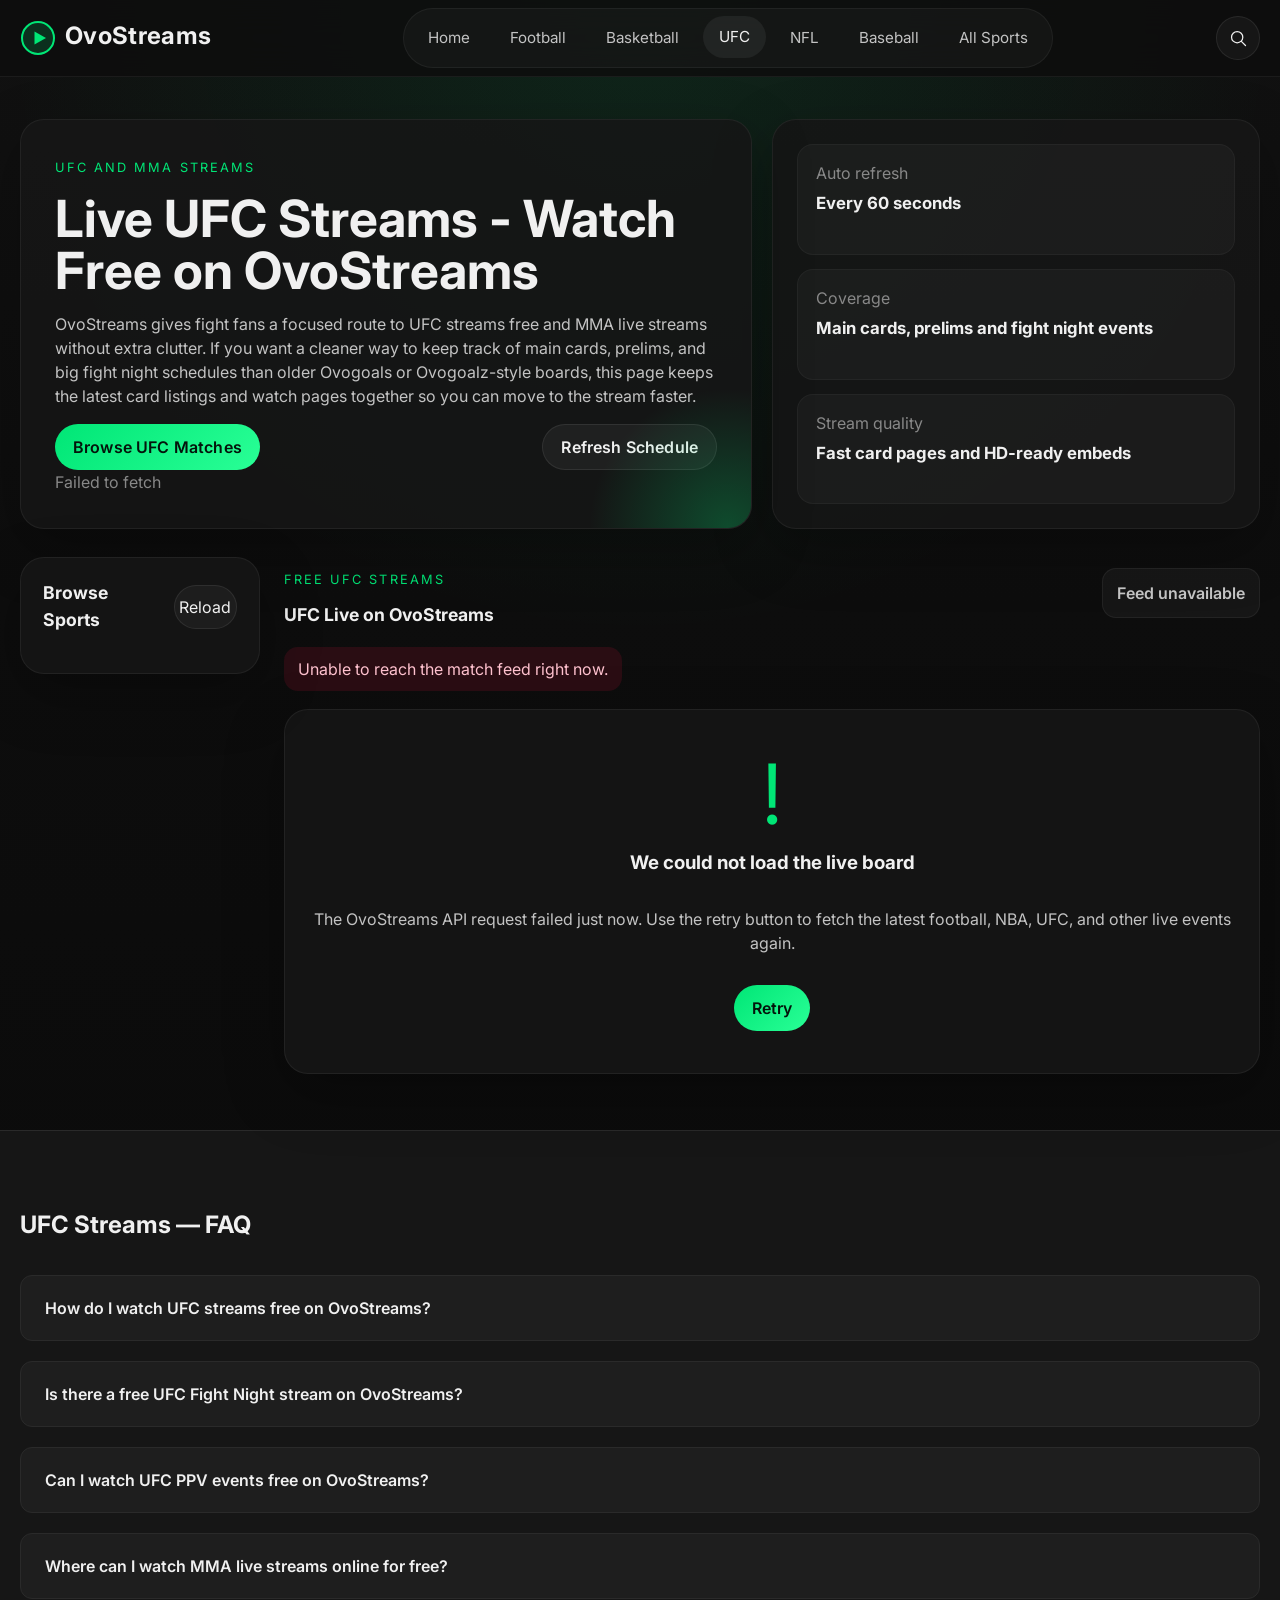
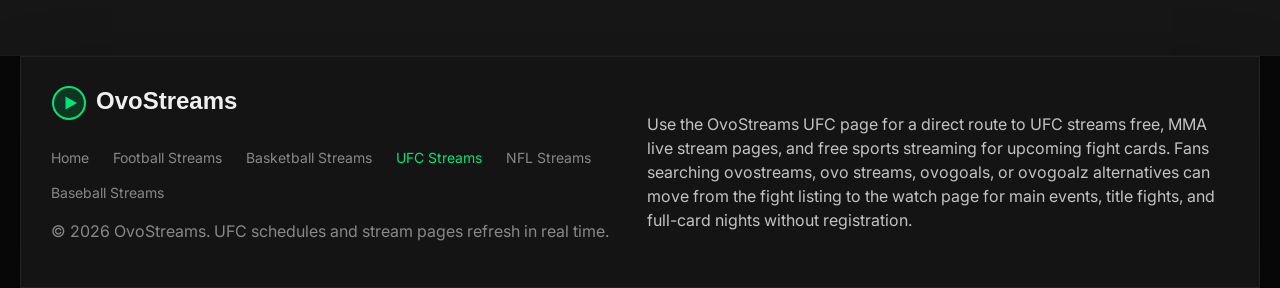
<file: ufc.html>
<!DOCTYPE html>
<html lang="en">
<head>
  <meta charset="UTF-8">
  <meta name="viewport" content="width=device-width, initial-scale=1.0">
  <title>UFC Streams - Watch UFC Streams Free | OvoStreams</title>
  <meta name="description" content="Watch UFC streams free on OvoStreams. Follow fight nights, main cards, and MMA live streams in HD with quick schedule updates.">
  <meta name="keywords" content="ovostreams, ovo streams, ufc streams free, mma live streams, fight night streams, ovogoals, ovogoalz">
  <link rel="canonical" href="https://ovostreams.top/ufc">
  <meta property="og:type" content="website">
  <meta property="og:title" content="UFC Streams - Watch UFC Streams Free | OvoStreams">
  <meta property="og:description" content="Follow UFC and MMA streams in HD on OvoStreams with quick access to fight cards and live watch pages.">
  <meta property="og:image" content="https://ovostreams.top/assets/img/og-image.png">
  <meta property="og:url" content="https://ovostreams.top/ufc">
  <meta property="og:site_name" content="OvoStreams">
  <meta name="twitter:card" content="summary_large_image">
  <meta name="twitter:title" content="UFC Streams - Watch UFC Streams Free | OvoStreams">
  <meta name="twitter:description" content="Live UFC and MMA streams in HD with fast card updates on OvoStreams.">
  <meta name="twitter:image" content="https://ovostreams.top/assets/img/og-image.png">
  <meta name="robots" content="index, follow, max-snippet:-1, max-image-preview:large, max-video-preview:-1">
  <meta name="theme-color" content="#00e676">
  <meta name="author" content="OvoStreams">
  <link rel="icon" type="image/svg+xml" href="assets/img/favicon.svg">
  <link rel="apple-touch-icon" href="assets/img/apple-touch-icon.png">
  <link rel="preconnect" href="https://fonts.googleapis.com">
  <link rel="preconnect" href="https://fonts.gstatic.com" crossorigin>
  <link rel="preload" as="style" href="https://fonts.googleapis.com/css2?family=Inter:wght@400;500;600;700&family=JetBrains+Mono:wght@500;700&display=swap">
  <link href="https://fonts.googleapis.com/css2?family=Inter:wght@400;500;600;700&family=JetBrains+Mono:wght@500;700&display=swap" rel="stylesheet">
  <style>
    :root {
      color-scheme: dark;
      --bg-primary: #0d0d0d;
      --bg-secondary: #161616;
      --bg-tertiary: #1e1e1e;
      --accent-green: #00e676;
      --accent-red: #ff1744;
      --text-primary: #f0f0f0;
      --text-muted: #888888;
      --border: #2a2a2a;
      --card-hover: #1f2a1f;
      --shadow: 0 20px 60px rgba(0, 0, 0, 0.35);
      --radius-lg: 24px;
      --radius-md: 16px;
      --radius-sm: 12px;
      --content-width: min(1240px, calc(100vw - 32px));
      font-family: "Inter", sans-serif;
    }

    * {
      box-sizing: border-box;
    }

    body {
      margin: 0;
      min-height: 100vh;
      background:
        radial-gradient(circle at top, rgba(0, 230, 118, 0.1), transparent 32%),
        linear-gradient(180deg, #111 0%, #0d0d0d 32%, #090909 100%);
      color: var(--text-primary);
    }

    a {
      color: inherit;
      text-decoration: none;
    }

    .skip-link {
      position: absolute;
      left: 16px;
      top: -48px;
      background: var(--accent-green);
      color: #021108;
      padding: 10px 14px;
      border-radius: 999px;
      z-index: 30;
    }

    .skip-link:focus {
      top: 16px;
    }

    .site-header {
      position: sticky;
      top: 0;
      z-index: 20;
      backdrop-filter: blur(18px);
      background: rgba(13, 13, 13, 0.86);
      border-bottom: 1px solid rgba(255, 255, 255, 0.06);
    }

    .site-header__inner,
    .hero,
    .layout-shell,
    .site-footer__inner {
      width: var(--content-width);
      margin: 0 auto;
    }

    .site-header__inner {
      display: flex;
      align-items: center;
      justify-content: space-between;
      gap: 16px;
      min-height: 76px;
    }

    .brand {
      display: inline-flex;
      align-items: center;
      gap: 14px;
      font-weight: 700;
      font-size: 1.1rem;
      letter-spacing: 0.02em;
    }

    .hero {
      padding: 42px 0 28px;
    }

    .layout-shell {
      display: grid;
      grid-template-columns: 240px minmax(0, 1fr);
      gap: 24px;
      padding-bottom: 56px;
    }

    .match-grid {
      display: grid;
      grid-template-columns: repeat(auto-fit, minmax(260px, 1fr));
      gap: 18px;
    }

    .site-footer {
      border-top: 1px solid rgba(255, 255, 255, 0.08);
      background: rgba(8, 8, 8, 0.9);
    }

    @media (max-width: 860px) {
      .site-header__inner {
        flex-wrap: wrap;
        padding: 14px 0;
      }

      .layout-shell {
        grid-template-columns: 1fr;
      }
    }
  </style>
  <link rel="stylesheet" href="assets/css/style.css" media="print" onload="this.media='all'">
  <noscript><link rel="stylesheet" href="assets/css/style.css"></noscript>
  <script type="application/ld+json">
  [
    {
      "@context": "https://schema.org",
      "@type": "BreadcrumbList",
      "itemListElement": [
        {"@type": "ListItem", "position": 1, "name": "OvoStreams", "item": "https://ovostreams.top/"},
        {"@type": "ListItem", "position": 2, "name": "UFC Streams", "item": "https://ovostreams.top/ufc"}
      ]
    },
    {
      "@context": "https://schema.org",
      "@type": "CollectionPage",
      "name": "UFC Streams - Watch UFC Streams Free | OvoStreams",
      "description": "Watch UFC streams free on OvoStreams. Follow fight nights, main cards, and MMA live streams in HD with quick schedule updates.",
      "url": "https://ovostreams.top/ufc",
      "inLanguage": "en",
      "isPartOf": {"@type": "WebSite", "name": "OvoStreams", "url": "https://ovostreams.top"}
    },
    {
      "@context": "https://schema.org",
      "@type": "FAQPage",
      "mainEntity": [
        {
          "@type": "Question",
          "name": "How do I watch UFC streams free on OvoStreams?",
          "acceptedAnswer": {"@type": "Answer", "text": "Go to ovostreams.top/ufc, find the fight card in the live schedule, and click the event. The UFC stream page opens immediately with no sign-up required."}
        },
        {
          "@type": "Question",
          "name": "Is there a free UFC Fight Night stream on OvoStreams?",
          "acceptedAnswer": {"@type": "Answer", "text": "Yes. UFC Fight Night events appear on the OvoStreams UFC schedule when streams go live. Click the event card to open the free HD watch page with no subscription needed."}
        },
        {
          "@type": "Question",
          "name": "Can I watch UFC Pay-Per-View (PPV) free on OvoStreams?",
          "acceptedAnswer": {"@type": "Answer", "text": "OvoStreams lists UFC PPV events on the fight schedule and links to available free stream pages as they go live on fight night."}
        },
        {
          "@type": "Question",
          "name": "Where can I watch MMA live streams online free?",
          "acceptedAnswer": {"@type": "Answer", "text": "OvoStreams is a free MMA live stream hub covering UFC Fight Night, UFC PPV events, and other MMA cards. Visit the UFC page on ovostreams.top for tonight's fight schedule."}
        }
      ]
    }
  ]
  </script>
</head>
<body class="page-home" data-default-category="ufc">
  <a class="skip-link" href="#main-content">Skip to live UFC matches</a>
  <header class="site-header">
    <div class="site-header__inner">
      <a class="brand" href="index.html" aria-label="OvoStreams home">
        <svg aria-hidden="true" width="220" height="36" viewBox="0 0 220 36" fill="none" xmlns="http://www.w3.org/2000/svg">
          <circle cx="18" cy="18" r="16" fill="#00E676" fill-opacity="0.16" stroke="#00E676" stroke-width="2"/>
          <path d="M14.5 11.5L26 18L14.5 24.5V11.5Z" fill="#00E676"/>
          <text x="45" y="24" fill="#F0F0F0" font-size="24" font-weight="700" font-family="Inter, sans-serif">OvoStreams</text>
        </svg>
      </a>
      <nav class="site-nav" aria-label="Primary navigation">
        <a class="site-nav__link" href="index.html">Home</a>
        <a class="site-nav__link" href="football.html" data-nav-filter="football">Football</a>
        <a class="site-nav__link" href="basketball.html" data-nav-filter="basketball">Basketball</a>
        <a class="site-nav__link is-active" href="ufc.html" data-nav-filter="ufc">UFC</a>
        <a class="site-nav__link" href="nfl.html" data-nav-filter="nfl">NFL</a>
        <a class="site-nav__link" href="baseball.html" data-nav-filter="baseball">Baseball</a>
        <a class="site-nav__link" href="index.html" data-nav-filter="all">All Sports</a>
      </nav>
      <button class="icon-button" type="button" aria-expanded="false" aria-controls="search-panel" data-search-toggle>
        <span class="visually-hidden">Open search</span>
        <svg aria-hidden="true" viewBox="0 0 24 24" width="20" height="20" fill="none">
          <circle cx="11" cy="11" r="6.75" stroke="currentColor" stroke-width="1.5"/>
          <path d="M16 16L21 21" stroke="currentColor" stroke-width="1.5" stroke-linecap="round"/>
        </svg>
      </button>
    </div>
    <div class="search-panel" id="search-panel" hidden>
      <form class="search-panel__inner" data-search-form>
        <label class="visually-hidden" for="match-search">Search live UFC matches</label>
        <input id="match-search" class="search-input" type="search" name="q" placeholder="Search fighters, cards, main events, fight nights..." autocomplete="off">
        <button class="btn btn--primary" type="submit">Search</button>
      </form>
    </div>
  </header>

  <main id="main-content">
    <section class="hero">
      <div class="hero__content">
        <span class="eyebrow">UFC and MMA streams</span>
        <h1>Live UFC Streams - Watch Free on OvoStreams</h1>
        <p class="hero__lede">OvoStreams gives fight fans a focused route to UFC streams free and MMA live streams without extra clutter. If you want a cleaner way to keep track of main cards, prelims, and big fight night schedules than older Ovogoals or Ovogoalz-style boards, this page keeps the latest card listings and watch pages together so you can move to the stream faster.</p>
        <div class="hero__actions">
          <a class="btn btn--primary" href="#matches">Browse UFC Matches</a>
          <button class="btn btn--ghost" type="button" data-refresh-button>Refresh Schedule</button>
        </div>
        <div class="hero__meta" aria-live="polite" data-last-updated>Loading the latest UFC schedule...</div>
      </div>
      <aside class="hero__panel" aria-label="UFC highlights">
        <div class="hero-stat">
          <span class="hero-stat__label">Auto refresh</span>
          <strong>Every 60 seconds</strong>
        </div>
        <div class="hero-stat">
          <span class="hero-stat__label">Coverage</span>
          <strong>Main cards, prelims and fight night events</strong>
        </div>
        <div class="hero-stat">
          <span class="hero-stat__label">Stream quality</span>
          <strong>Fast card pages and HD-ready embeds</strong>
        </div>
      </aside>
    </section>

    <div class="layout-shell">
      <aside class="filters-panel" aria-label="Sports filters">
        <div class="filters-panel__inner">
          <div class="filters-panel__header">
            <h2>Browse Sports</h2>
            <button class="filters-panel__refresh" type="button" data-refresh-button>Reload</button>
          </div>
          <div class="category-list" id="categoryFilters"></div>
        </div>
      </aside>

      <section class="matches-section" id="matches" aria-labelledby="matches-heading">
        <div class="section-heading">
          <div>
            <p class="section-heading__eyebrow">Free UFC streams</p>
            <h2 id="matches-heading">UFC Live on OvoStreams</h2>
          </div>
          <div class="section-heading__actions">
            <span class="status-pill" data-status-pill>Loading UFC match list</span>
          </div>
        </div>
        <div class="status-region" aria-live="polite" data-status-region></div>
        <div class="match-grid" id="matchGrid"></div>
      </section>
    </div>
  </main>

  <section class="faq-section" aria-labelledby="faq-heading-ufc" style="background:var(--bg-secondary);border-top:1px solid var(--border);padding:56px 0;">
    <div style="width:var(--content-width);margin:0 auto;">
      <h2 id="faq-heading-ufc" style="font-size:1.5rem;margin-bottom:32px;">UFC Streams — FAQ</h2>
      <div style="display:grid;gap:20px;">
        <details style="border:1px solid var(--border);border-radius:var(--radius-sm);padding:20px 24px;background:var(--bg-tertiary);">
          <summary style="font-weight:600;cursor:pointer;list-style:none;">How do I watch UFC streams free on OvoStreams?</summary>
          <p style="margin:14px 0 0;color:var(--text-muted);line-height:1.65;">Go to the UFC page, find the fight card in the live schedule, and click the event card. The UFC stream page opens immediately — no sign-up or subscription required.</p>
        </details>
        <details style="border:1px solid var(--border);border-radius:var(--radius-sm);padding:20px 24px;background:var(--bg-tertiary);">
          <summary style="font-weight:600;cursor:pointer;list-style:none;">Is there a free UFC Fight Night stream on OvoStreams?</summary>
          <p style="margin:14px 0 0;color:var(--text-muted);line-height:1.65;">Yes. UFC Fight Night events appear on the OvoStreams UFC schedule when streams go live. Click the event card to open the free HD watch page with no subscription or account needed.</p>
        </details>
        <details style="border:1px solid var(--border);border-radius:var(--radius-sm);padding:20px 24px;background:var(--bg-tertiary);">
          <summary style="font-weight:600;cursor:pointer;list-style:none;">Can I watch UFC PPV events free on OvoStreams?</summary>
          <p style="margin:14px 0 0;color:var(--text-muted);line-height:1.65;">OvoStreams lists UFC PPV events on the fight schedule and links to available free stream pages as they go live on fight night, covering prelims through the main card.</p>
        </details>
        <details style="border:1px solid var(--border);border-radius:var(--radius-sm);padding:20px 24px;background:var(--bg-tertiary);">
          <summary style="font-weight:600;cursor:pointer;list-style:none;">Where can I watch MMA live streams online for free?</summary>
          <p style="margin:14px 0 0;color:var(--text-muted);line-height:1.65;">OvoStreams is a free MMA live stream hub covering UFC Fight Night, UFC PPV events, and other MMA cards. The fight schedule updates in real time so kick-off times and stream buttons are always current.</p>
        </details>
      </div>
    </div>
  </section>

  <footer class="site-footer">
    <div class="site-footer__inner">
      <div>
        <a class="brand brand--footer" href="index.html" aria-label="OvoStreams home">
          <img src="assets/img/logo.svg" alt="OvoStreams" width="220" height="36" loading="lazy">
        </a>
        <nav aria-label="Footer navigation" style="margin-top:14px;display:flex;flex-wrap:wrap;gap:14px 24px;font-size:0.875rem;">
          <a href="index.html" style="color:var(--text-muted);">Home</a>
          <a href="football.html" style="color:var(--text-muted);">Football Streams</a>
          <a href="basketball.html" style="color:var(--text-muted);">Basketball Streams</a>
          <a href="ufc.html" style="color:var(--accent-green);">UFC Streams</a>
          <a href="nfl.html" style="color:var(--text-muted);">NFL Streams</a>
          <a href="baseball.html" style="color:var(--text-muted);">Baseball Streams</a>
        </nav>
        <p class="site-footer__copy">&copy; 2026 OvoStreams. UFC schedules and stream pages refresh in real time.</p>
      </div>
      <div>
        <p class="site-footer__seo">Use the OvoStreams UFC page for a direct route to UFC streams free, MMA live stream pages, and free sports streaming for upcoming fight cards. Fans searching ovostreams, ovo streams, ovogoals, or ovogoalz alternatives can move from the fight listing to the watch page for main events, title fights, and full-card nights without registration.</p>
      </div>
    </div>
  </footer>

  <script defer src="assets/js/utils.js"></script>
  <script defer src="assets/js/app.js"></script>
</body>
</html>
</file>
<file: assets/css/style.css>
:root {
  color-scheme: dark;
  --bg-primary: #0d0d0d;
  --bg-secondary: #161616;
  --bg-tertiary: #1e1e1e;
  --accent-green: #00e676;
  --accent-green-soft: rgba(0, 230, 118, 0.14);
  --accent-red: #ff1744;
  --text-primary: #f0f0f0;
  --text-secondary: #c3c3c3;
  --text-muted: #888888;
  --border: #2a2a2a;
  --card-hover: #1f2a1f;
  --card-shadow: 0 20px 60px rgba(0, 0, 0, 0.28);
  --radius-xl: 28px;
  --radius-lg: 24px;
  --radius-md: 16px;
  --radius-sm: 12px;
  --content-width: min(1240px, calc(100vw - 32px));
}

html {
  scroll-behavior: smooth;
}

body {
  font-family: "Inter", sans-serif;
  line-height: 1.5;
}

img {
  max-width: 100%;
  height: auto;
}

button,
input,
iframe {
  font: inherit;
}

button {
  border: 0;
  cursor: pointer;
}

.visually-hidden {
  position: absolute;
  width: 1px;
  height: 1px;
  padding: 0;
  margin: -1px;
  overflow: hidden;
  clip: rect(0, 0, 0, 0);
  white-space: nowrap;
  border: 0;
}

.site-nav {
  display: inline-flex;
  align-items: center;
  gap: 8px;
  padding: 8px;
  border-radius: 999px;
  background: rgba(255, 255, 255, 0.03);
  border: 1px solid rgba(255, 255, 255, 0.05);
}

.site-nav__link {
  padding: 10px 16px;
  border-radius: 999px;
  color: var(--text-secondary);
  font-size: 0.95rem;
  transition: color 160ms ease, background 160ms ease, transform 160ms ease;
}

.site-nav__link:hover,
.site-nav__link:focus-visible,
.site-nav__link.is-active {
  color: var(--text-primary);
  background: rgba(255, 255, 255, 0.06);
  transform: translateY(-1px);
}

.icon-button,
.filters-panel__refresh {
  display: inline-flex;
  align-items: center;
  justify-content: center;
  min-width: 44px;
  min-height: 44px;
  border-radius: 999px;
  background: rgba(255, 255, 255, 0.04);
  color: var(--text-primary);
  border: 1px solid rgba(255, 255, 255, 0.08);
  transition: transform 160ms ease, border-color 160ms ease, background 160ms ease;
}

.icon-button:hover,
.icon-button:focus-visible,
.filters-panel__refresh:hover,
.filters-panel__refresh:focus-visible {
  transform: translateY(-1px);
  border-color: rgba(0, 230, 118, 0.45);
  background: rgba(0, 230, 118, 0.12);
}

.search-panel {
  border-top: 1px solid rgba(255, 255, 255, 0.06);
  background: rgba(8, 8, 8, 0.82);
}

.search-panel__inner {
  width: var(--content-width);
  margin: 0 auto;
  display: flex;
  gap: 12px;
  padding: 14px 0 18px;
}

.search-input {
  flex: 1;
  min-width: 0;
  border-radius: 14px;
  border: 1px solid rgba(255, 255, 255, 0.08);
  background: rgba(255, 255, 255, 0.04);
  color: var(--text-primary);
  padding: 14px 18px;
}

.search-input::placeholder {
  color: var(--text-muted);
}

.btn {
  display: inline-flex;
  align-items: center;
  justify-content: center;
  gap: 8px;
  min-height: 46px;
  padding: 0 18px;
  border-radius: 999px;
  font-weight: 600;
  letter-spacing: 0.01em;
  transition: transform 160ms ease, background 160ms ease, border-color 160ms ease, color 160ms ease;
}

.btn:hover,
.btn:focus-visible {
  transform: translateY(-1px);
}

.btn--primary {
  background: linear-gradient(135deg, #00e676, #29ff96);
  color: #04140b;
}

.btn--ghost {
  background: rgba(255, 255, 255, 0.05);
  color: var(--text-primary);
  border: 1px solid rgba(255, 255, 255, 0.08);
}

.hero {
  display: grid;
  grid-template-columns: minmax(0, 1.2fr) minmax(280px, 0.8fr);
  gap: 20px;
  align-items: stretch;
}

.hero.hero--single {
  grid-template-columns: minmax(0, 1fr) !important;
}

.hero.hero--single > * {
  grid-column: 1 / -1;
}

.hero__content,
.hero__panel,
.filters-panel__inner,
.match-card,
.empty-state,
.site-footer__inner,
.match-shell__main,
.match-shell__sidebar,
.player-shell,
.seo-article,
.not-found__panel {
  background: rgba(22, 22, 22, 0.88);
  border: 1px solid rgba(255, 255, 255, 0.06);
  box-shadow: var(--card-shadow);
}

.hero__content,
.hero__panel,
.filters-panel__inner,
.match-shell__main,
.match-shell__sidebar,
.seo-article,
.not-found__panel {
  border-radius: var(--radius-lg);
}

.hero__content {
  padding: 34px;
  position: relative;
  overflow: hidden;
}

.hero__content::after {
  content: "";
  position: absolute;
  inset: auto -16% -34% auto;
  width: 280px;
  height: 280px;
  border-radius: 50%;
  background: radial-gradient(circle, rgba(0, 230, 118, 0.26), transparent 70%);
  pointer-events: none;
}

.eyebrow,
.section-heading__eyebrow,
.match-meta__eyebrow {
  display: inline-flex;
  align-items: center;
  gap: 8px;
  font-size: 0.8rem;
  letter-spacing: 0.16em;
  text-transform: uppercase;
  color: var(--accent-green);
}

.hero h1,
.match-meta h1,
.not-found__panel h1 {
  margin: 14px 0 12px;
  font-size: clamp(2.1rem, 4vw, 3.6rem);
  line-height: 1.02;
}

.hero__lede,
.site-footer__seo,
.seo-article p,
.empty-state p,
.match-summary {
  color: var(--text-secondary);
}

.hero__actions,
.section-heading,
.section-heading__actions,
.match-meta__row,
.player-shell__tabs,
.stream-list,
.site-footer__inner,
.match-shell,
.breadcrumbs,
.not-found__actions {
  display: flex;
  gap: 14px;
}

.hero__actions,
.section-heading,
.match-meta__row,
.site-footer__inner,
.breadcrumbs {
  align-items: center;
  justify-content: space-between;
}

.hero__actions,
.stream-list,
.not-found__actions {
  flex-wrap: wrap;
}

.hero__meta,
.site-footer__copy,
.breadcrumbs,
.match-summary,
.hero-stat__label {
  color: var(--text-muted);
}

.hero__panel {
  display: grid;
  gap: 14px;
  padding: 24px;
}

.hero-stat {
  padding: 16px 18px;
  border-radius: var(--radius-md);
  background: rgba(255, 255, 255, 0.03);
  border: 1px solid rgba(255, 255, 255, 0.04);
}

.hero-stat strong {
  display: block;
  margin-top: 6px;
  font-size: 1.05rem;
}

.filters-panel {
  position: sticky;
  top: 98px;
  align-self: start;
}

.filters-panel__inner {
  padding: 22px;
}

.filters-panel__header {
  display: flex;
  align-items: center;
  justify-content: space-between;
  gap: 12px;
  margin-bottom: 18px;
}

.filters-panel__header h2,
.section-heading h2,
.match-shell__sidebar h2 {
  margin: 0;
  font-size: 1.1rem;
}

.category-list,
.stream-list {
  display: grid;
  gap: 10px;
}

.category-pill,
.status-pill,
.meta-pill,
.channel-button {
  display: inline-flex;
  align-items: center;
  gap: 10px;
  padding: 12px 14px;
  border-radius: 14px;
  font-weight: 600;
}

.category-pill {
  width: 100%;
  justify-content: space-between;
  background: rgba(255, 255, 255, 0.03);
  color: var(--text-secondary);
  border: 1px solid transparent;
  transition: transform 160ms ease, border-color 160ms ease, background 160ms ease, color 160ms ease;
}

.category-pill:hover,
.category-pill:focus-visible,
.category-pill.is-active {
  color: var(--text-primary);
  background: rgba(0, 230, 118, 0.1);
  border-color: rgba(0, 230, 118, 0.32);
  transform: translateX(2px);
}

.category-pill__count {
  color: var(--text-muted);
  font-size: 0.88rem;
}

.matches-section {
  min-width: 0;
}

.section-heading {
  margin-bottom: 18px;
}

.status-pill,
.meta-pill {
  background: rgba(255, 255, 255, 0.04);
  color: var(--text-secondary);
  border: 1px solid rgba(255, 255, 255, 0.06);
}

.status-region {
  min-height: 28px;
  margin-bottom: 18px;
}

.status-message {
  display: inline-flex;
  align-items: center;
  gap: 10px;
  padding: 10px 14px;
  border-radius: 14px;
  background: rgba(255, 255, 255, 0.03);
  color: var(--text-secondary);
}

.status-message--error {
  background: rgba(255, 23, 68, 0.12);
  color: #ffc2cf;
}

.match-card {
  position: relative;
  overflow: hidden;
  display: flex;
  flex-direction: column;
  gap: 18px;
  padding: 22px;
  border-radius: var(--radius-md);
  transition: transform 180ms ease, border-color 180ms ease, background 180ms ease;
  min-height: 220px;
  cursor: pointer;
}

.match-card:hover,
.match-card:focus-within,
.match-card:focus-visible {
  transform: translateY(-4px);
  border-color: rgba(0, 230, 118, 0.25);
  background: rgba(31, 42, 31, 0.9);
}

.match-card:focus-visible {
  outline: 2px solid rgba(0, 230, 118, 0.75);
  outline-offset: 2px;
}

.match-card__header,
.match-card__footer,
.stream-list,
.empty-state,
.match-meta__stats,
.match-details__list {
  display: flex;
  align-items: center;
  gap: 12px;
}

.match-card__header,
.match-card__footer,
.match-meta__stats,
.match-details__list {
  justify-content: space-between;
}

.category-badge,
.stream-count,
.match-time,
.match-timecode,
.live-indicator,
.match-card__icon,
.inline-stat {
  display: inline-flex;
  align-items: center;
  gap: 8px;
}

.category-badge,
.stream-count,
.match-card__icon {
  padding: 8px 12px;
  border-radius: 999px;
  background: rgba(255, 255, 255, 0.04);
  color: var(--text-secondary);
  font-size: 0.9rem;
}

.match-card__title,
.seo-article h2,
.match-details__list dt,
.empty-state h3 {
  margin: 0;
}

.match-card__title {
  font-size: 1.2rem;
  line-height: 1.25;
}

.match-card__footer {
  margin-top: auto;
}

.match-time,
.match-timecode,
.inline-stat {
  color: var(--text-secondary);
  font-family: "JetBrains Mono", monospace;
  font-size: 0.92rem;
}

.btn-watch,
.channel-button {
  background: rgba(0, 230, 118, 0.12);
  color: var(--accent-green);
  border: 1px solid rgba(0, 230, 118, 0.18);
}

.btn-watch {
  padding: 10px 14px;
  border-radius: 999px;
  font-weight: 700;
}

.btn-watch:hover,
.btn-watch:focus-visible,
.channel-button:hover,
.channel-button:focus-visible,
.channel-button.is-active {
  background: rgba(0, 230, 118, 0.18);
  border-color: rgba(0, 230, 118, 0.34);
}

.empty-state,
.not-found__panel {
  flex-direction: column;
  justify-content: center;
  text-align: center;
  gap: 14px;
  padding: 42px 26px;
  border-radius: var(--radius-lg);
}

.empty-state__icon,
.not-found__code {
  font-size: clamp(2.8rem, 10vw, 5.2rem);
  line-height: 1;
  color: var(--accent-green);
}

.site-footer__inner {
  width: var(--content-width);
  margin: 0 auto;
  padding: 28px 30px;
}

.site-footer__inner > * {
  flex: 1;
}

.brand--footer {
  margin-bottom: 12px;
}

.page-match .site-main,
.page-not-found .site-main {
  width: var(--content-width);
  margin: 0 auto;
  padding: 36px 0 56px;
}

.breadcrumbs {
  flex-wrap: wrap;
  margin-bottom: 20px;
  font-size: 0.95rem;
}

.breadcrumbs a:hover,
.breadcrumbs a:focus-visible {
  color: var(--text-primary);
}

.breadcrumbs span:last-child {
  color: var(--text-primary);
}

.match-shell {
  align-items: start;
}

.match-shell__main {
  flex: 1.5;
  min-width: 0;
  padding: 28px;
}

.match-shell__sidebar {
  flex: 0.9;
  min-width: min(320px, 100%);
  padding: 24px;
  position: sticky;
  top: 98px;
}

.match-meta__stats,
.match-details__list {
  flex-wrap: wrap;
  margin: 18px 0 0;
}

.player-shell {
  margin-top: 26px;
  padding: 18px;
  border-radius: var(--radius-md);
  max-width: 900px;
}

.player-shell__frame {
  position: relative;
  width: 100%;
  aspect-ratio: 16 / 9;
  background: linear-gradient(135deg, rgba(255, 255, 255, 0.03), rgba(0, 230, 118, 0.08));
  border-radius: var(--radius-md);
  overflow: hidden;
}

.player-shell__frame iframe {
  width: 100%;
  height: 100%;
  border: 0;
  background: #000;
}

.player-shell__placeholder {
  display: grid;
  place-items: center;
  height: 100%;
  padding: 24px;
  text-align: center;
  color: var(--text-secondary);
}

.player-shell__tabs {
  justify-content: flex-start;
  margin-top: 16px;
  flex-wrap: wrap;
}

.seo-article,
.match-shell__sidebar {
  margin-top: 22px;
}

.seo-article,
.match-shell__sidebar {
  padding: 24px;
}

.match-details__list {
  flex-direction: column;
  align-items: stretch;
  gap: 14px;
  margin-top: 18px;
}

.match-details__list div {
  padding: 14px 16px;
  border-radius: var(--radius-sm);
  background: rgba(255, 255, 255, 0.03);
}

.match-details__list dt {
  color: var(--text-muted);
  margin-bottom: 6px;
}

.match-details__list dd {
  margin: 0;
}

.not-found__panel {
  max-width: 720px;
  margin: 80px auto 0;
}

.live-indicator {
  color: #ffc6d3;
  font-weight: 700;
}

.live-dot {
  width: 8px;
  height: 8px;
  border-radius: 50%;
  background: #ff1744;
  animation: pulse-live 1.2s infinite ease-in-out;
  display: inline-block;
}

.skeleton {
  background: linear-gradient(90deg, #1e1e1e 25%, #2a2a2a 50%, #1e1e1e 75%);
  background-size: 400px 100%;
  animation: shimmer 1.4s infinite linear;
  border-radius: 8px;
}

.skeleton-card {
  min-height: 220px;
  padding: 22px;
  border-radius: var(--radius-md);
  background-color: rgba(22, 22, 22, 0.9);
  border: 1px solid rgba(255, 255, 255, 0.06);
}

.skeleton-card__top,
.skeleton-card__title,
.skeleton-card__footer {
  border-radius: 999px;
}

.skeleton-card__top {
  width: 62%;
  height: 18px;
  margin-bottom: 24px;
}

.skeleton-card__title {
  width: 90%;
  height: 22px;
  margin-bottom: 14px;
}

.skeleton-card__title:last-of-type {
  width: 68%;
}

.skeleton-card__footer {
  width: 54%;
  height: 18px;
  margin-top: 36px;
}

@keyframes pulse-live {
  0%,
  100% {
    opacity: 1;
    transform: scale(1);
  }
  50% {
    opacity: 0.4;
    transform: scale(1.4);
  }
}

@keyframes shimmer {
  0% {
    background-position: -400px 0;
  }
  100% {
    background-position: 400px 0;
  }
}

@media (max-width: 1100px) {
  .hero,
  .site-footer__inner,
  .match-shell {
    flex-direction: column;
  }

  .hero {
    grid-template-columns: 1fr;
  }

  .match-shell {
    display: grid;
  }

  .match-shell__sidebar {
    position: static;
    min-width: 0;
  }
}

@media (max-width: 860px) {
  .site-nav {
    order: 3;
    width: 100%;
    overflow-x: auto;
    justify-content: flex-start;
    scrollbar-width: none;
  }

  .site-nav::-webkit-scrollbar,
  .category-list::-webkit-scrollbar {
    display: none;
  }

  .filters-panel {
    position: static;
  }

  .filters-panel__inner {
    padding: 0;
    background: transparent;
    border: 0;
    box-shadow: none;
  }

  .filters-panel__header {
    margin-bottom: 12px;
  }

  .category-list {
    display: flex;
    overflow-x: auto;
    padding-bottom: 4px;
  }

  .category-pill {
    width: auto;
    white-space: nowrap;
  }

  .match-grid {
    grid-template-columns: 1fr;
  }

  .search-panel__inner {
    flex-direction: column;
  }
}

@media (max-width: 640px) {
  .site-header__inner,
  .hero,
  .layout-shell,
  .page-match .site-main,
  .page-not-found .site-main,
  .site-footer__inner {
    width: min(100vw - 24px, 1240px);
  }

  .hero__content,
  .hero__panel,
  .match-shell__main,
  .match-shell__sidebar,
  .seo-article,
  .not-found__panel,
  .player-shell {
    padding: 22px;
  }

  .section-heading {
    align-items: flex-start;
    flex-direction: column;
  }

  .match-card__header,
  .match-card__footer {
    align-items: flex-start;
    flex-direction: column;
  }

  .site-footer__inner {
    padding: 24px;
  }
}
</file>
